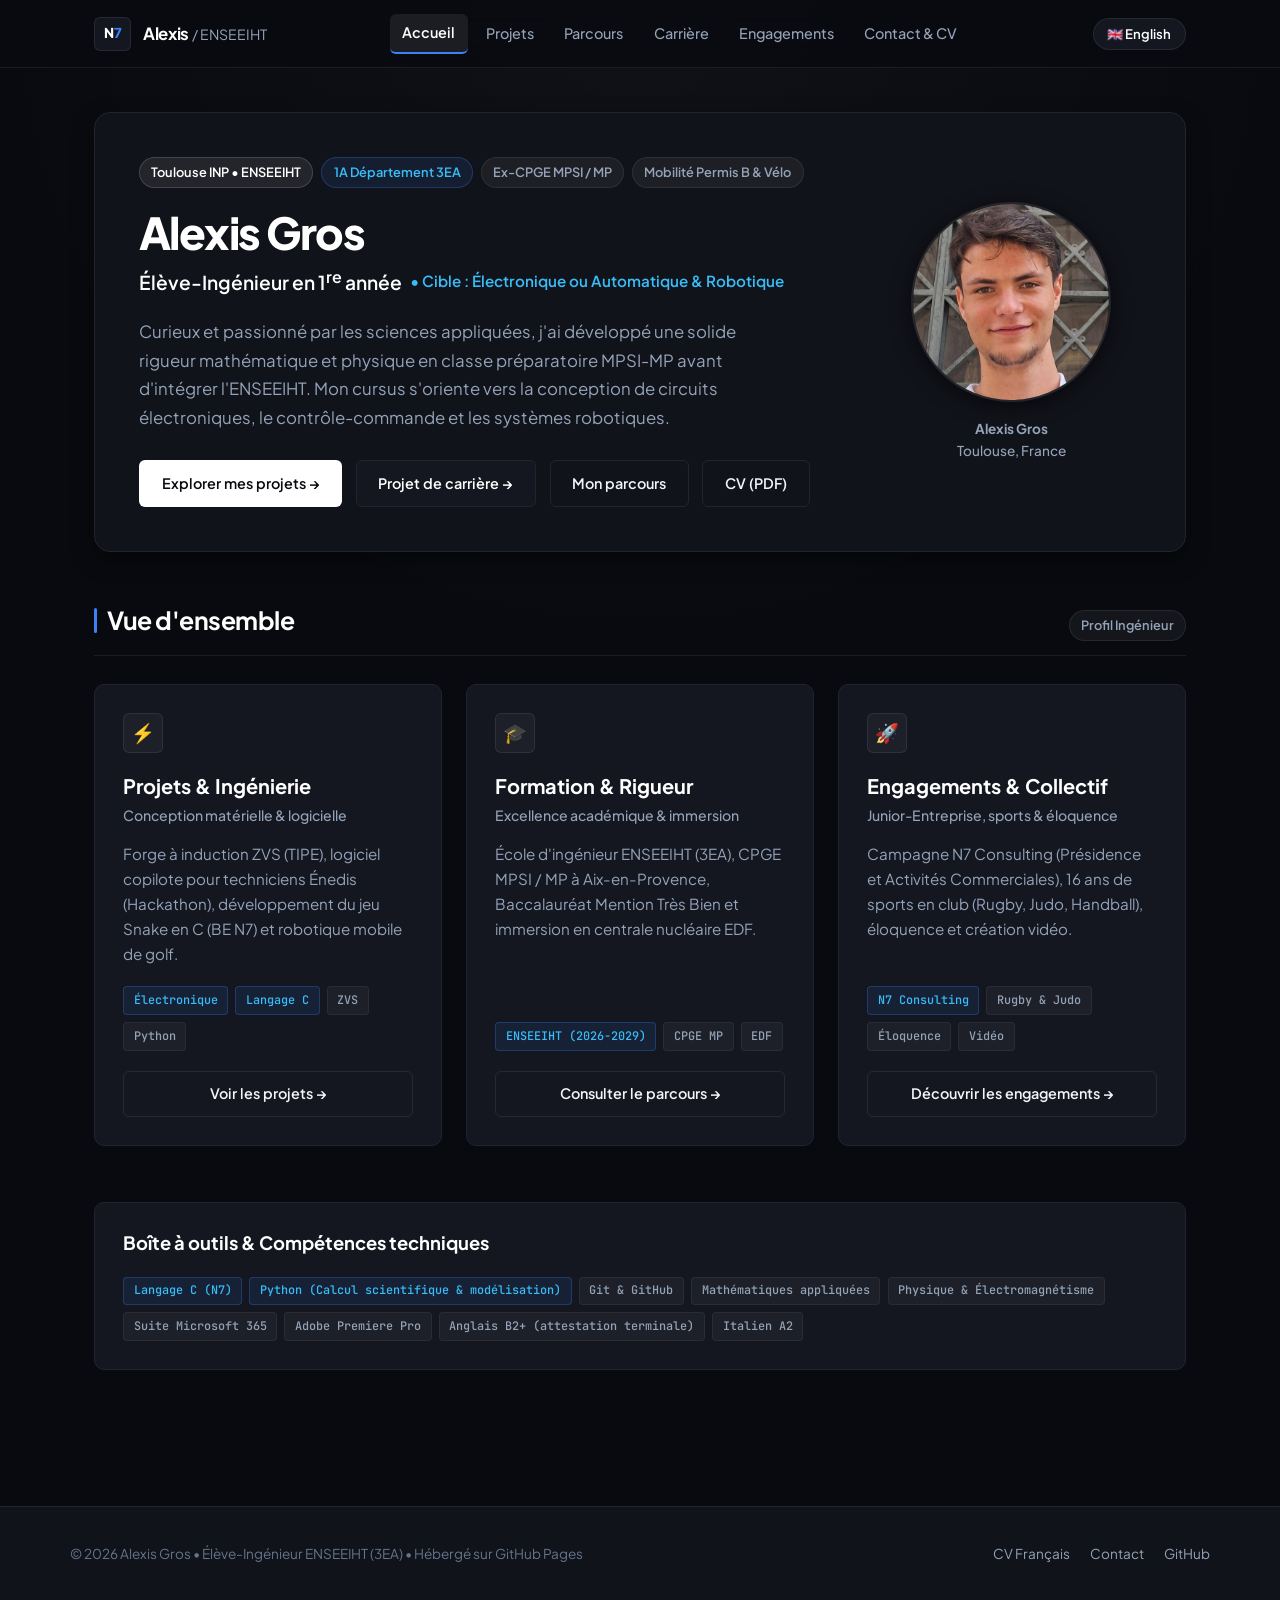
<file: index.html>
<!DOCTYPE html>
<html lang="fr">
<head>
  <meta charset="UTF-8">
  <meta name="viewport" content="width=device-width, initial-scale=1.0">
  <meta name="description" content="Portfolio d'Alexis Gros — Élève-ingénieur à l'ENSEEIHT (Toulouse INP), département Électronique, Énergie Électrique, Automatique (3EA).">
  <title>Alexis Gros — Élève-Ingénieur ENSEEIHT</title>
  <link rel="icon" type="image/svg+xml" href="./favicon.svg">
  <link rel="stylesheet" href="./css/style.css">
</head>
<body>

  <!-- EN-TÊTE & NAVIGATION -->
  <header class="site-header">
    <div class="nav-container">
      <a href="./index.html" class="brand-link">
        <span class="brand-badge">N<span>7</span></span>
        <div>
          <span class="brand-text">Alexis</span>
          <span class="brand-sub">/ ENSEEIHT</span>
        </div>
      </a>

      <nav>
        <ul class="nav-menu">
          <li><a href="./index.html" class="active"><span class="lang-fr">Accueil</span><span class="lang-en">Home</span></a></li>
          <li><a href="./projets.html"><span class="lang-fr">Projets</span><span class="lang-en">Projects</span></a></li>
          <li><a href="./parcours.html"><span class="lang-fr">Parcours</span><span class="lang-en">Background</span></a></li>
          <li><a href="./carriere.html"><span class="lang-fr">Carrière</span><span class="lang-en">Careers</span></a></li>
          <li><a href="./engagements.html"><span class="lang-fr">Engagements</span><span class="lang-en">Leadership</span></a></li>
          <li><a href="./contact.html"><span class="lang-fr">Contact &amp; CV</span><span class="lang-en">Contact &amp; Resume</span></a></li>
        </ul>
      </nav>

      <div class="nav-actions">
        <button class="lang-toggle-btn" type="button" aria-label="Changer de langue">
          <span class="lang-fr">🇬🇧 English</span>
          <span class="lang-en">🇫🇷 Français</span>
        </button>
        <button class="mobile-toggle" type="button" aria-label="Menu" aria-expanded="false">☰</button>
      </div>
    </div>
  </header>

  <!-- CONTENU PRINCIPAL -->
  <main class="site-main">

    <!-- HERO BANNER -->
    <section class="hero-card">
      <div class="hero-content">
        <div class="hero-badges">
          <span class="badge white">Toulouse INP &bull; ENSEEIHT</span>
          <span class="badge blue-detail">1A Département 3EA</span>
          <span class="badge">Ex-CPGE MPSI / MP</span>
          <span class="badge"><span class="lang-fr">Mobilité Permis B &amp; Vélo</span><span class="lang-en">Driver's License &amp; Bike</span></span>
        </div>

        <h1 class="hero-name">Alexis Gros</h1>
        <div class="hero-role">
          <span><span class="lang-fr">Élève-Ingénieur en 1<sup>re</sup> année</span><span class="lang-en">1st Year Engineering Student</span></span>
          <span class="hero-role-tag">&bull; <span class="lang-fr">Cible : Électronique ou Automatique &amp; Robotique</span><span class="lang-en">Target: Electronics or Automation &amp; Robotics</span></span>
        </div>

        <p class="hero-desc">
          <span class="lang-fr">
            Curieux et passionné par les sciences appliquées, j'ai développé une solide rigueur mathématique et physique en classe préparatoire MPSI-MP avant d'intégrer l'ENSEEIHT. Mon cursus s'oriente vers la conception de circuits électroniques, le contrôle-commande et les systèmes robotiques.
          </span>
          <span class="lang-en">
            Curious and passionate about applied sciences, I built strong analytical rigor in intensive STEM preparatory classes (MPSI-MP) before joining ENSEEIHT. My engineering focus is directed toward electronic hardware design, control systems, and robotics.
          </span>
        </p>

        <div class="hero-actions">
          <a href="./projets.html" class="btn btn-primary">
            <span class="lang-fr">Explorer mes projets &rarr;</span>
            <span class="lang-en">Explore My Projects &rarr;</span>
          </a>
          <a href="./carriere.html" class="btn btn-secondary">
            <span class="lang-fr">Projet de carrière &rarr;</span>
            <span class="lang-en">Career project &rarr;</span>
          </a>
          <a href="./parcours.html" class="btn btn-outline">
            <span class="lang-fr">Mon parcours</span>
            <span class="lang-en">Academic background</span>
          </a>
          <a href="./cv.pdf" target="_blank" class="btn btn-outline">
            <span class="lang-fr">CV (PDF)</span>
            <span class="lang-en">Resume (PDF)</span>
          </a>
        </div>
      </div>

      <div class="hero-avatar-box">
        <img src="./Devant LLG Crop.jpg" alt="Alexis Gros" class="hero-avatar">
        <div class="hero-avatar-caption">
          <strong>Alexis Gros</strong><br>
          <span class="lang-fr">Toulouse, France</span>
          <span class="lang-en">Toulouse, France</span>
        </div>
      </div>
    </section>

    <!-- LES 3 PILIERS DU PORTFOLIO -->
    <div class="section-block">
      <div class="section-header-row">
        <h2 class="section-title">
          <span class="lang-fr">Vue d'ensemble</span>
          <span class="lang-en">Overview</span>
        </h2>
        <span class="badge"><span class="lang-fr">Profil Ingénieur</span><span class="lang-en">Engineering Profile</span></span>
      </div>

      <div class="grid-3">
        <!-- Carte 1 : Projets -->
        <div class="card">
          <div class="card-icon">⚡</div>
          <h3 class="card-title">
            <span class="lang-fr">Projets &amp; Ingénierie</span>
            <span class="lang-en">Projects &amp; Engineering</span>
          </h3>
          <div class="card-subtitle">
            <span class="lang-fr">Conception matérielle &amp; logicielle</span>
            <span class="lang-en">Hardware &amp; software design</span>
          </div>
          <p class="card-desc">
            <span class="lang-fr">Forge à induction ZVS (TIPE), logiciel copilote pour techniciens Énedis (Hackathon), développement du jeu Snake en C (BE N7) et robotique mobile de golf.</span>
            <span class="lang-en">ZVS induction furnace (TIPE), field co-pilot software for Enedis technicians (Hackathon), Snake engine in pure C, and mobile golf retriever robot.</span>
          </p>
          <div class="tag-list">
            <span class="tag accent">Électronique</span>
            <span class="tag accent">Langage C</span>
            <span class="tag">ZVS</span>
            <span class="tag">Python</span>
          </div>
          <div style="margin-top: 1.25rem;">
            <a href="./projets.html" class="btn btn-outline" style="width: 100%;">
              <span class="lang-fr">Voir les projets &rarr;</span>
              <span class="lang-en">View projects &rarr;</span>
            </a>
          </div>
        </div>

        <!-- Carte 2 : Parcours -->
        <div class="card">
          <div class="card-icon">🎓</div>
          <h3 class="card-title">
            <span class="lang-fr">Formation &amp; Rigueur</span>
            <span class="lang-en">Education &amp; Background</span>
          </h3>
          <div class="card-subtitle">
            <span class="lang-fr">Excellence académique &amp; immersion</span>
            <span class="lang-en">Academic track &amp; field experience</span>
          </div>
          <p class="card-desc">
            <span class="lang-fr">École d'ingénieur ENSEEIHT (3EA), CPGE MPSI / MP à Aix-en-Provence, Baccalauréat Mention Très Bien et immersion en centrale nucléaire EDF.</span>
            <span class="lang-en">ENSEEIHT engineering degree (3EA), intensive MPSI/MP preparatory classes, High Honors Baccalaureate, and nuclear plant immersion at EDF.</span>
          </p>
          <div class="tag-list">
            <span class="tag accent">ENSEEIHT (2026-2029)</span>
            <span class="tag">CPGE MP</span>
            <span class="tag">EDF</span>
          </div>
          <div style="margin-top: 1.25rem;">
            <a href="./parcours.html" class="btn btn-outline" style="width: 100%;">
              <span class="lang-fr">Consulter le parcours &rarr;</span>
              <span class="lang-en">View background &rarr;</span>
            </a>
          </div>
        </div>

        <!-- Carte 3 : Engagements -->
        <div class="card">
          <div class="card-icon">🚀</div>
          <h3 class="card-title">
            <span class="lang-fr">Engagements &amp; Collectif</span>
            <span class="lang-en">Leadership &amp; Team Spirit</span>
          </h3>
          <div class="card-subtitle">
            <span class="lang-fr">Junior-Entreprise, sports &amp; éloquence</span>
            <span class="lang-en">Junior Enterprise, sports &amp; rhetoric</span>
          </div>
          <p class="card-desc">
            <span class="lang-fr">Campagne N7 Consulting (Présidence et Activités Commerciales), 16 ans de sports en club (Rugby, Judo, Handball), éloquence et création vidéo.</span>
            <span class="lang-en">N7 Consulting campaign (Presidential &amp; Business development bids), 16 years of club athletics (Rugby, Judo, Handball), rhetoric, and video editing.</span>
          </p>
          <div class="tag-list">
            <span class="tag accent">N7 Consulting</span>
            <span class="tag">Rugby &amp; Judo</span>
            <span class="tag">Éloquence</span>
            <span class="tag">Vidéo</span>
          </div>
          <div style="margin-top: 1.25rem;">
            <a href="./engagements.html" class="btn btn-outline" style="width: 100%;">
              <span class="lang-fr">Découvrir les engagements &rarr;</span>
              <span class="lang-en">Explore activities &rarr;</span>
            </a>
          </div>
        </div>
      </div>
    </div>

    <!-- SYNTHÈSE BOÎTE À OUTILS -->
    <div class="section-block">
      <div class="card">
        <div class="card-header-row" style="margin-bottom: 0.75rem;">
          <h3 class="card-title" style="font-size: 1.15rem;">
            <span class="lang-fr">Boîte à outils &amp; Compétences techniques</span>
            <span class="lang-en">Technical Toolbox &amp; Core Stack</span>
          </h3>
        </div>
        <div class="tag-list" style="margin-top: 0.25rem;">
          <span class="tag accent">Langage C (N7)</span>
          <span class="tag accent">Python (Calcul scientifique &amp; modélisation)</span>
          <span class="tag">Git &amp; GitHub</span>
          <span class="tag">Mathématiques appliquées</span>
          <span class="tag">Physique &amp; Électromagnétisme</span>
          <span class="tag">Suite Microsoft 365</span>
          <span class="tag">Adobe Premiere Pro</span>
          <span class="tag"><span class="lang-fr">Anglais B2+ (attestation terminale)</span><span class="lang-en">English B2+ (certified)</span></span>
          <span class="tag">Italien A2</span>
        </div>
      </div>
    </div>

  </main>

  <!-- PIED DE PAGE -->
  <footer class="site-footer">
    <div class="footer-content">
      <div>
        &copy; 2026 Alexis Gros &bull; Élève-Ingénieur ENSEEIHT (3EA) &bull; 
        <span class="lang-fr">Hébergé sur GitHub Pages</span>
        <span class="lang-en">Hosted on GitHub Pages</span>
      </div>
      <div class="footer-links">
        <a href="./cv.pdf" target="_blank"><span class="lang-fr">CV Français</span><span class="lang-en">French Resume</span></a>
        <a href="./contact.html">Contact</a>
        <a href="https://github.com/Alexis-Gros/portfolio" target="_blank" rel="noopener">GitHub</a>
      </div>
    </div>
  </footer>

  <script src="./js/main.js"></script>
</body>
</html>
</file>
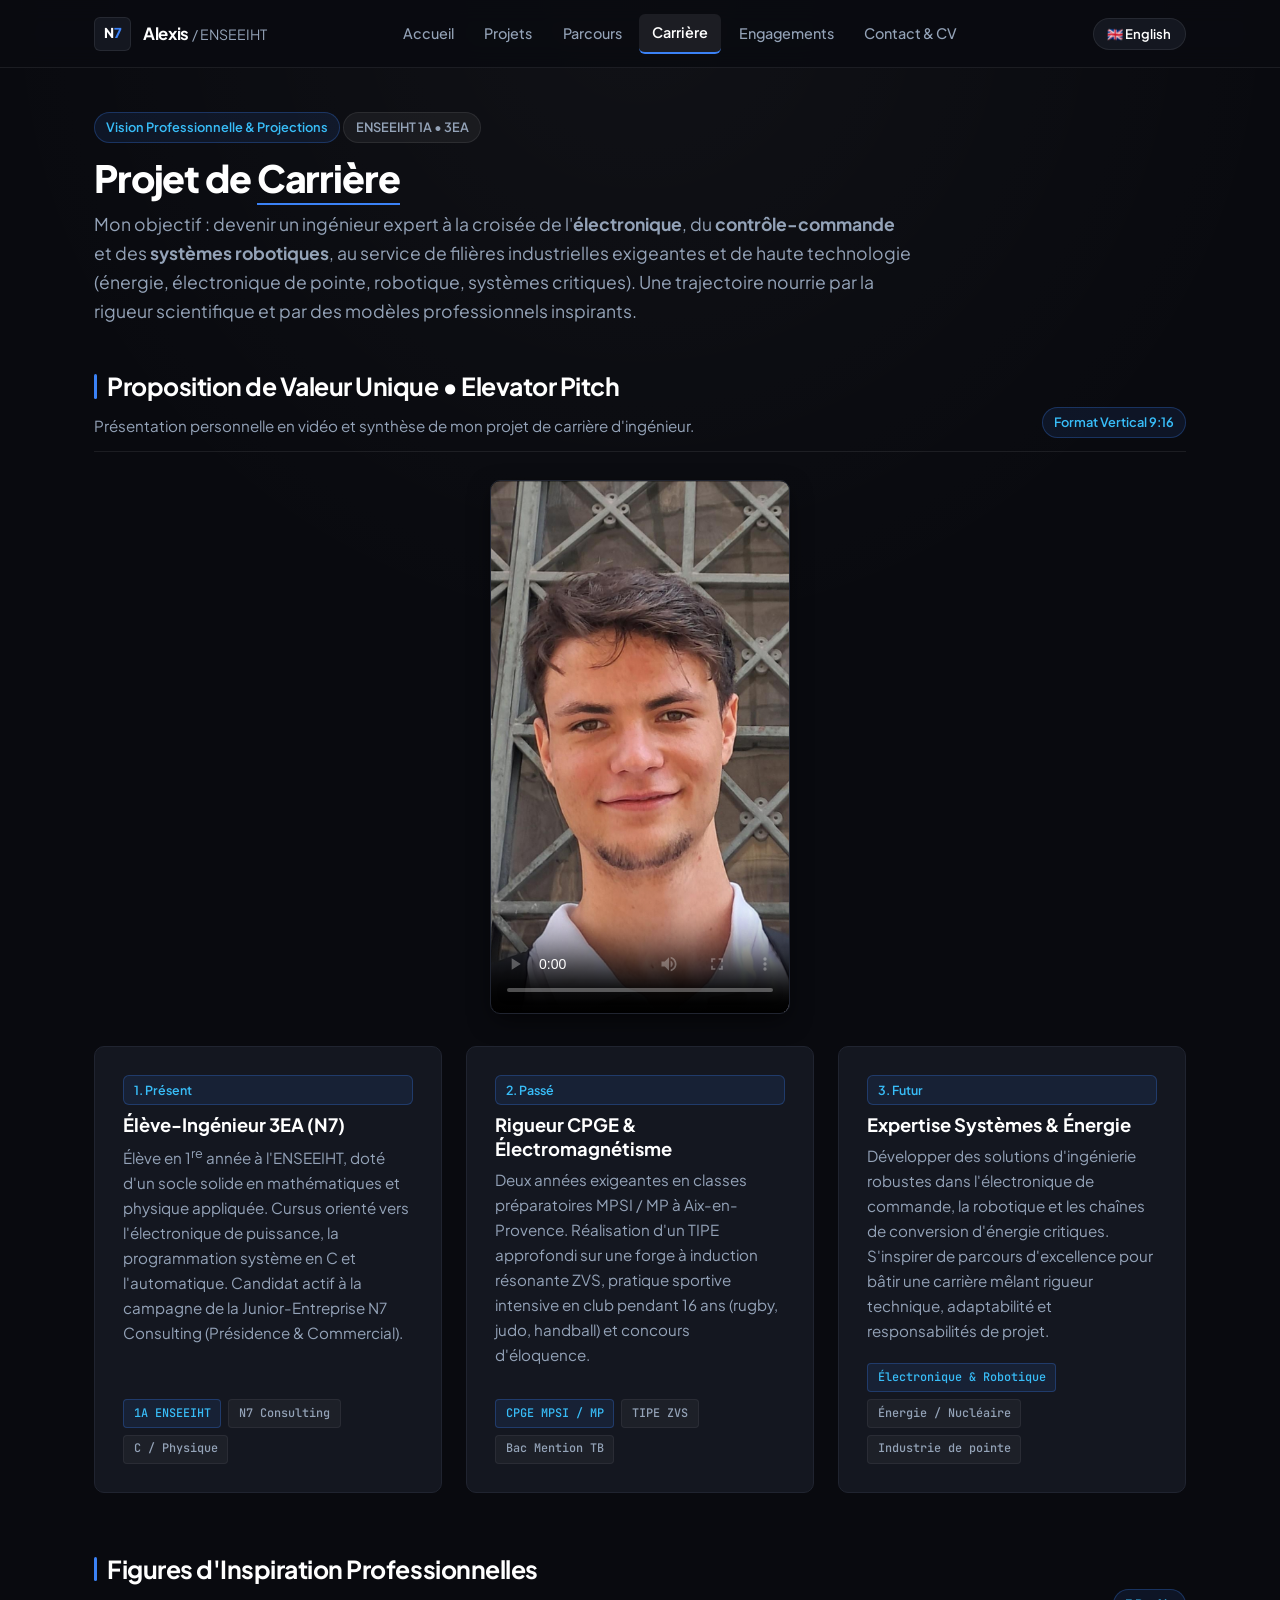
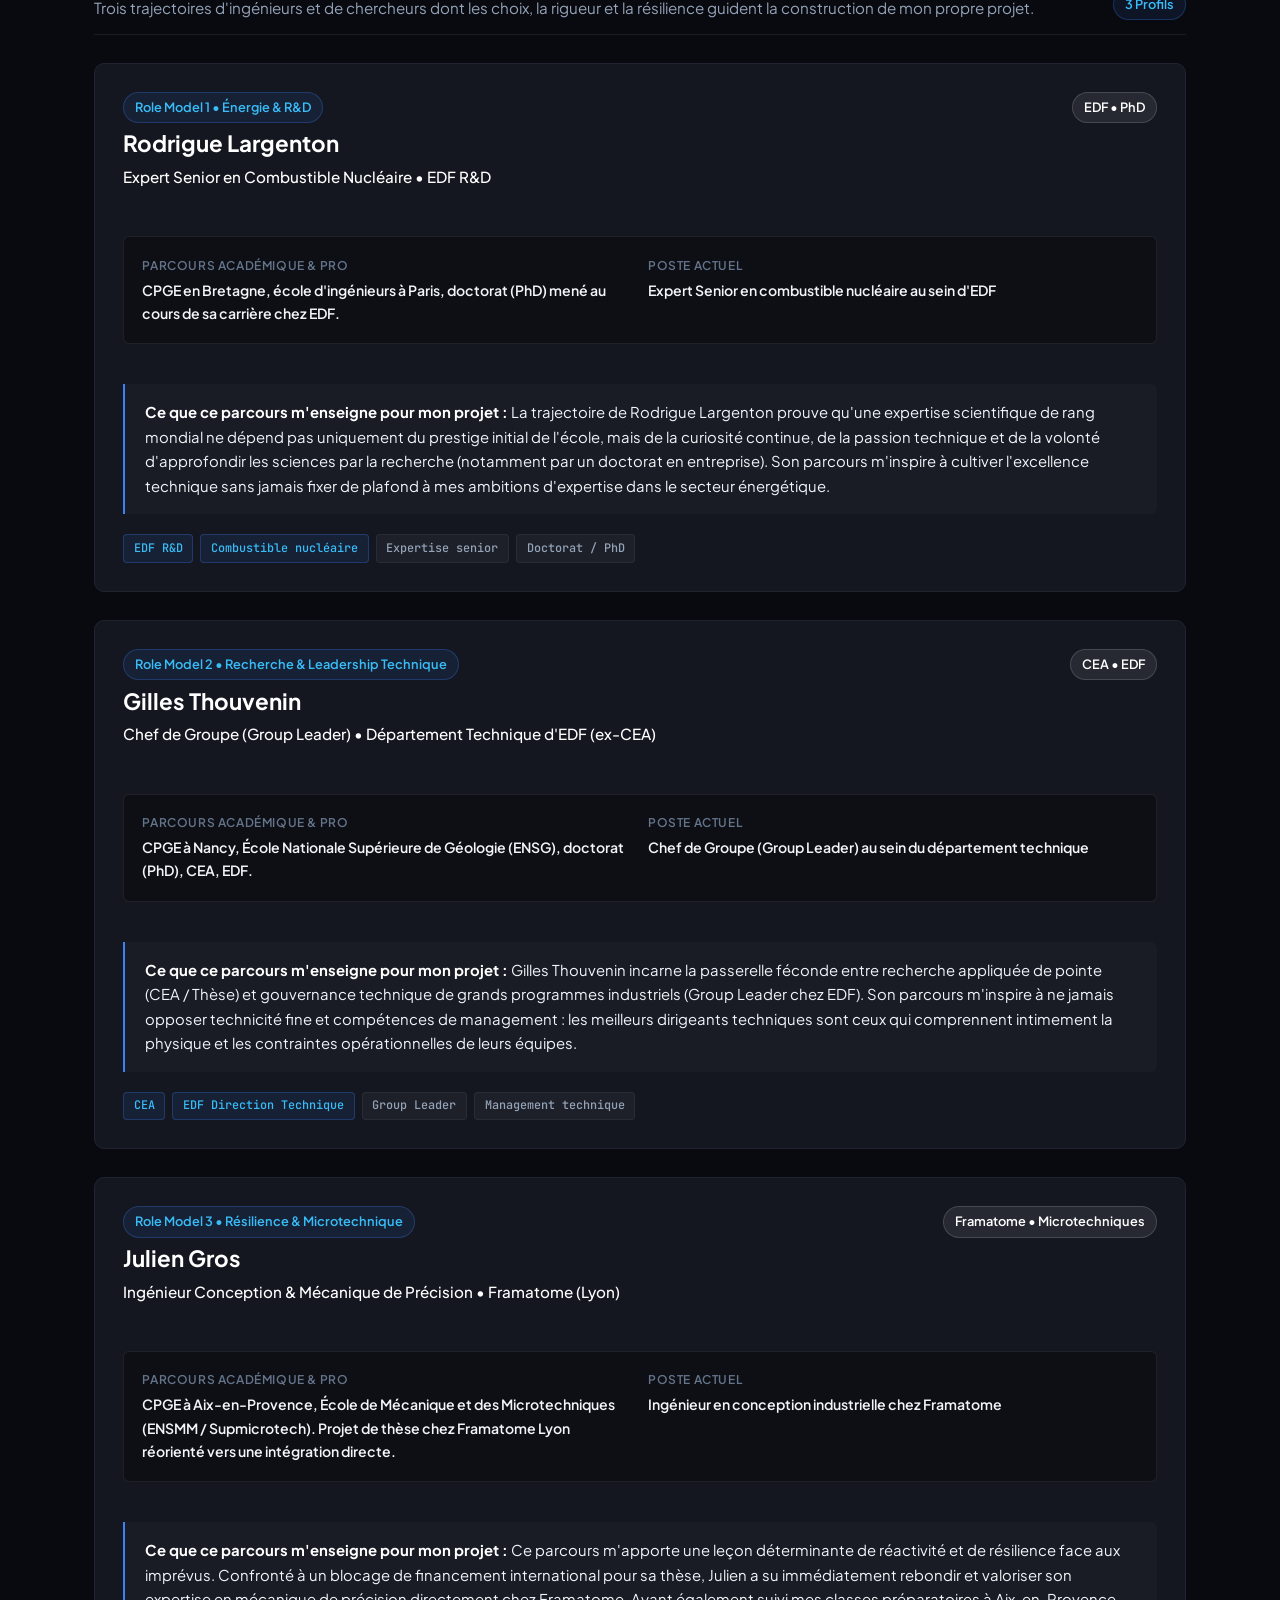
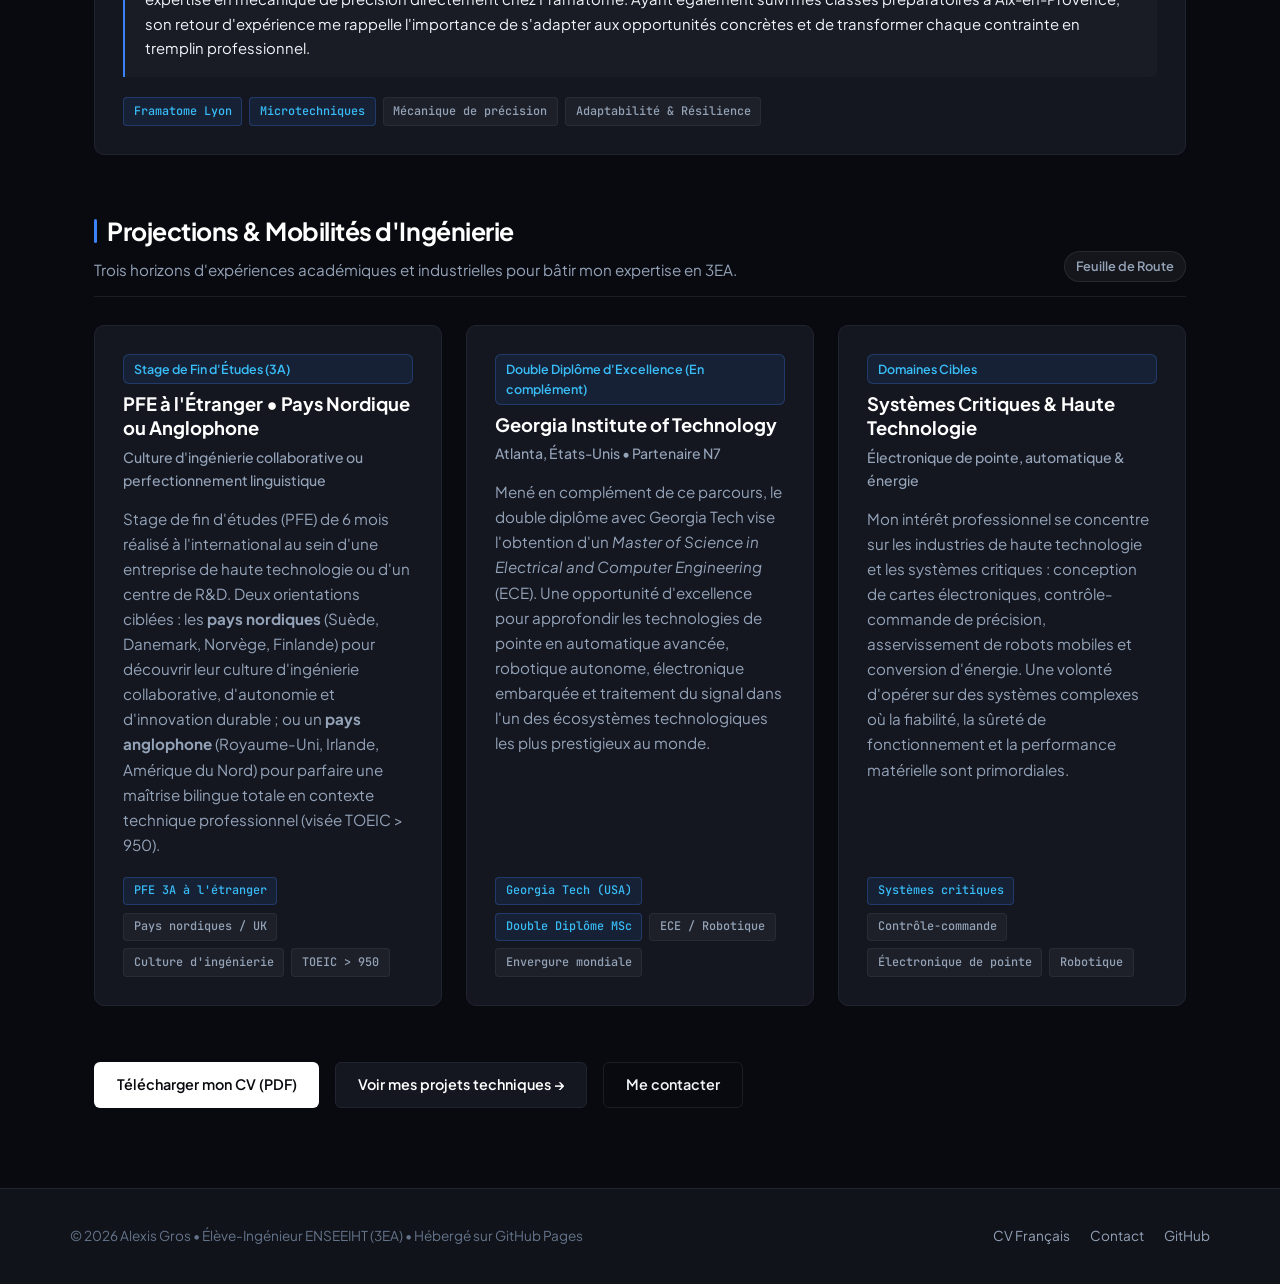
<file: carriere.html>
<!DOCTYPE html>
<html lang="fr">
<head>
  <meta charset="UTF-8">
  <meta name="viewport" content="width=device-width, initial-scale=1.0">
  <meta name="description" content="Projet de carrière d'Alexis Gros — Élève-ingénieur à l'ENSEEIHT (3EA). Pitch professionnel, figures d'inspiration et projets de mobilité.">
  <title>Projet de Carrière — Alexis Gros (ENSEEIHT)</title>
  <link rel="icon" type="image/svg+xml" href="./favicon.svg">
  <link rel="stylesheet" href="./css/style.css">
</head>
<body>

  <!-- EN-TÊTE & NAVIGATION -->
  <header class="site-header">
    <div class="nav-container">
      <a href="./index.html" class="brand-link">
        <span class="brand-badge">N<span>7</span></span>
        <div>
          <span class="brand-text">Alexis</span>
          <span class="brand-sub">/ ENSEEIHT</span>
        </div>
      </a>

      <nav>
        <ul class="nav-menu">
          <li><a href="./index.html"><span class="lang-fr">Accueil</span><span class="lang-en">Home</span></a></li>
          <li><a href="./projets.html"><span class="lang-fr">Projets</span><span class="lang-en">Projects</span></a></li>
          <li><a href="./parcours.html"><span class="lang-fr">Parcours</span><span class="lang-en">Background</span></a></li>
          <li><a href="./carriere.html" class="active"><span class="lang-fr">Carrière</span><span class="lang-en">Careers</span></a></li>
          <li><a href="./engagements.html"><span class="lang-fr">Engagements</span><span class="lang-en">Leadership</span></a></li>
          <li><a href="./contact.html"><span class="lang-fr">Contact &amp; CV</span><span class="lang-en">Contact &amp; Resume</span></a></li>
        </ul>
      </nav>

      <div class="nav-actions">
        <button class="lang-toggle-btn" type="button" aria-label="Changer de langue">
          <span class="lang-fr">🇬🇧 English</span>
          <span class="lang-en">🇫🇷 Français</span>
        </button>
        <button class="mobile-toggle" type="button" aria-label="Menu" aria-expanded="false">☰</button>
      </div>
    </div>
  </header>

  <!-- CONTENU PRINCIPAL -->
  <main class="site-main">

    <div class="page-header">
      <div class="badges" style="margin-bottom: 0.75rem;">
        <span class="badge blue-detail"><span class="lang-fr">Vision Professionnelle &amp; Projections</span><span class="lang-en">Professional Vision &amp; Trajectory</span></span>
        <span class="badge">ENSEEIHT 1A &bull; 3EA</span>
      </div>
      <h1 class="page-title">
        <span class="lang-fr">Projet de <span class="accent">Carrière</span></span>
        <span class="lang-en">Career <span class="accent">Project</span></span>
      </h1>
      <p class="page-subtitle">
        <span class="lang-fr">
          Mon objectif : devenir un ingénieur expert à la croisée de l'<strong>électronique</strong>, du <strong>contrôle-commande</strong> et des <strong>systèmes robotiques</strong>, au service de filières industrielles exigeantes et de haute technologie (énergie, électronique de pointe, robotique, systèmes critiques). Une trajectoire nourrie par la rigueur scientifique et par des modèles professionnels inspirants.
        </span>
        <span class="lang-en">
          My goal: to become an expert engineer at the intersection of <strong>electronics</strong>, <strong>control engineering</strong>, and <strong>robotics</strong>, serving demanding high-technology industries (energy, cutting-edge electronics, robotics, mission-critical systems). A trajectory forged by scientific rigor and guided by inspiring professional role models.
        </span>
      </p>
    </div>

    <!-- ELEVATOR PITCH / PROPOSITION DE VALEUR -->
    <div class="section-block">
      <div class="section-header-row">
        <div>
          <h2 class="section-title">
            <span class="lang-fr">Proposition de Valeur Unique &bull; Elevator Pitch</span>
            <span class="lang-en">Unique Value Proposition &bull; Elevator Pitch</span>
          </h2>
          <p style="font-size: 0.95rem; color: var(--text-secondary); margin-top: 0.35rem; margin-bottom: 0;">
            <span class="lang-fr">Présentation personnelle en vidéo et synthèse de mon projet de carrière d'ingénieur.</span>
            <span class="lang-en">Personal video pitch and executive summary of my engineering career project.</span>
          </p>
        </div>
        <span class="badge blue-detail"><span class="lang-fr">Format Vertical 9:16</span><span class="lang-en">Vertical 9:16</span></span>
      </div>

      <!-- LECTEUR VIDÉO VERTICAL LOCAL (PITCH 9:16) -->
      <div class="video-box-vertical">
        <video controls playsinline preload="metadata" poster="./Devant LLG Crop.jpg">
          <source src="./pitch.mp4" type="video/mp4">
          <p>
            <span class="lang-fr">Votre navigateur ne prend pas en charge la lecture de vidéos HTML5.</span>
            <span class="lang-en">Your browser does not support HTML5 video playback.</span>
          </p>
        </video>
      </div>

      <div class="grid-3">
        <!-- 1. Présent -->
        <div class="card">
          <div class="project-badge-context"><span class="lang-fr">1. Présent</span><span class="lang-en">1. Present</span></div>
          <h3 class="card-title" style="font-size: 1.15rem;">
            <span class="lang-fr">Élève-Ingénieur 3EA (N7)</span>
            <span class="lang-en">3EA Engineering Student (N7)</span>
          </h3>
          <p class="card-desc">
            <span class="lang-fr">
              Élève en 1<sup>re</sup> année à l'ENSEEIHT, doté d'un socle solide en mathématiques et physique appliquée. Cursus orienté vers l'électronique de puissance, la programmation système en C et l'automatique. Candidat actif à la campagne de la Junior-Entreprise N7 Consulting (Présidence &amp; Commercial).
            </span>
            <span class="lang-en">
              First-year engineering student at ENSEEIHT with strong foundations in applied physics and mathematics. Focus on power electronics, low-level C programming, and control theory. Active candidate in N7 Consulting Junior Enterprise leadership campaign.
            </span>
          </p>
          <div class="tag-list">
            <span class="tag accent">1A ENSEEIHT</span>
            <span class="tag">N7 Consulting</span>
            <span class="tag">C / Physique</span>
          </div>
        </div>

        <!-- 2. Passé -->
        <div class="card">
          <div class="project-badge-context"><span class="lang-fr">2. Passé</span><span class="lang-en">2. Past</span></div>
          <h3 class="card-title" style="font-size: 1.15rem;">
            <span class="lang-fr">Rigueur CPGE &amp; Électromagnétisme</span>
            <span class="lang-en">CPGE Discipline &amp; Physics</span>
          </h3>
          <p class="card-desc">
            <span class="lang-fr">
              Deux années exigeantes en classes préparatoires MPSI / MP à Aix-en-Provence. Réalisation d'un TIPE approfondi sur une forge à induction résonante ZVS, pratique sportive intensive en club pendant 16 ans (rugby, judo, handball) et concours d'éloquence.
            </span>
            <span class="lang-en">
              Two demanding years in collegiate STEM preparatory classes (MPSI / MP) in Aix-en-Provence. Completed in-depth research on a ZVS resonant induction furnace (TIPE), 16 years of club athletics, and eloquence contests.
            </span>
          </p>
          <div class="tag-list">
            <span class="tag accent">CPGE MPSI / MP</span>
            <span class="tag">TIPE ZVS</span>
            <span class="tag">Bac Mention TB</span>
          </div>
        </div>

        <!-- 3. Futur -->
        <div class="card">
          <div class="project-badge-context"><span class="lang-fr">3. Futur</span><span class="lang-en">3. Future</span></div>
          <h3 class="card-title" style="font-size: 1.15rem;">
            <span class="lang-fr">Expertise Systèmes &amp; Énergie</span>
            <span class="lang-en">Systems &amp; Energy Expertise</span>
          </h3>
          <p class="card-desc">
            <span class="lang-fr">
              Développer des solutions d'ingénierie robustes dans l'électronique de commande, la robotique et les chaînes de conversion d'énergie critiques. S'inspirer de parcours d'excellence pour bâtir une carrière mêlant rigueur technique, adaptabilité et responsabilités de projet.
            </span>
            <span class="lang-en">
              Engineer dependable solutions in electronic control systems, autonomous robotics, and critical energy conversion loops. Build a career combining technical mastery, adaptability, and high-stakes engineering leadership.
            </span>
          </p>
          <div class="tag-list">
            <span class="tag accent">Électronique &amp; Robotique</span>
            <span class="tag">Énergie / Nucléaire</span>
            <span class="tag">Industrie de pointe</span>
          </div>
        </div>
      </div>
    </div>

    <!-- FIGURES D'INSPIRATION / ROLE MODELS -->
    <div class="section-block">
      <div class="section-header-row">
        <div>
          <h2 class="section-title">
            <span class="lang-fr">Figures d'Inspiration Professionnelles</span>
            <span class="lang-en">Professional Role Models</span>
          </h2>
          <p style="font-size: 0.95rem; color: var(--text-secondary); margin-top: 0.35rem; margin-bottom: 0;">
            <span class="lang-fr">Trois trajectoires d'ingénieurs et de chercheurs dont les choix, la rigueur et la résilience guident la construction de mon propre projet.</span>
            <span class="lang-en">Three engineer and researcher trajectories whose choices, technical discipline, and resilience guide my career choices.</span>
          </p>
        </div>
        <span class="badge blue-detail">3 Profils</span>
      </div>

      <div class="grid-1" style="gap: 1.75rem;">

        <!-- ROLE MODEL 1 : RODRIGUE LARGENTON -->
        <article class="card">
          <div style="display: flex; justify-content: space-between; align-items: flex-start; flex-wrap: wrap; gap: 0.75rem; margin-bottom: 0.85rem;">
            <div>
              <span class="badge blue-detail" style="margin-bottom: 0.4rem;">Role Model 1 &bull; Énergie &amp; R&amp;D</span>
              <h3 class="card-title" style="font-size: 1.4rem;">Rodrigue Largenton</h3>
              <div class="card-subtitle" style="font-size: 0.95rem; color: var(--text-white);">
                <span class="lang-fr">Expert Senior en Combustible Nucléaire &bull; EDF R&amp;D</span>
                <span class="lang-en">Senior Expert in Nuclear Fuel &bull; EDF R&amp;D</span>
              </div>
            </div>
            <span class="badge white">EDF &bull; PhD</span>
          </div>

          <div class="project-specs">
            <div class="spec-item">
              <div class="spec-label"><span class="lang-fr">Parcours académique &amp; pro</span><span class="lang-en">Career Path</span></div>
              <div class="spec-value">
                <span class="lang-fr">CPGE en Bretagne, école d'ingénieurs à Paris, doctorat (PhD) mené au cours de sa carrière chez EDF.</span>
                <span class="lang-en">Preparatory classes in Brittany, Paris engineering school, PhD completed during his career at EDF.</span>
              </div>
            </div>
            <div class="spec-item">
              <div class="spec-label"><span class="lang-fr">Poste actuel</span><span class="lang-en">Current Role</span></div>
              <div class="spec-value">
                <span class="lang-fr">Expert Senior en combustible nucléaire au sein d'EDF</span>
                <span class="lang-en">Senior Expert in nuclear fuel engineering at EDF</span>
              </div>
            </div>
          </div>

          <div class="project-note">
            <strong><span class="lang-fr">Ce que ce parcours m'enseigne pour mon projet :</span><span class="lang-en">Key Takeaways for My Career:</span></strong>
            <span class="lang-fr">
              La trajectoire de Rodrigue Largenton prouve qu'une expertise scientifique de rang mondial ne dépend pas uniquement du prestige initial de l'école, mais de la curiosité continue, de la passion technique et de la volonté d'approfondir les sciences par la recherche (notamment par un doctorat en entreprise). Son parcours m'inspire à cultiver l'excellence technique sans jamais fixer de plafond à mes ambitions d'expertise dans le secteur énergétique.
            </span>
            <span class="lang-en">
              Rodrigue Largenton's trajectory demonstrates that top-tier scientific expertise is not dictated solely by early academic prestige, but by relentless curiosity, technical dedication, and continuous doctoral-level research within industry. His path inspires me to pursue technical excellence and consider industrial research in the energy sector.
            </span>
          </div>

          <div class="tag-list">
            <span class="tag accent">EDF R&amp;D</span>
            <span class="tag accent">Combustible nucléaire</span>
            <span class="tag">Expertise senior</span>
            <span class="tag">Doctorat / PhD</span>
          </div>
        </article>

        <!-- ROLE MODEL 2 : GILLES THOUVENIN -->
        <article class="card">
          <div style="display: flex; justify-content: space-between; align-items: flex-start; flex-wrap: wrap; gap: 0.75rem; margin-bottom: 0.85rem;">
            <div>
              <span class="badge blue-detail" style="margin-bottom: 0.4rem;">Role Model 2 &bull; Recherche &amp; Leadership Technique</span>
              <h3 class="card-title" style="font-size: 1.4rem;">Gilles Thouvenin</h3>
              <div class="card-subtitle" style="font-size: 0.95rem; color: var(--text-white);">
                <span class="lang-fr">Chef de Groupe (Group Leader) &bull; Département Technique d'EDF (ex-CEA)</span>
                <span class="lang-en">Group Leader &bull; Technical Department at EDF (ex-CEA)</span>
              </div>
            </div>
            <span class="badge white">CEA &bull; EDF</span>
          </div>

          <div class="project-specs">
            <div class="spec-item">
              <div class="spec-label"><span class="lang-fr">Parcours académique &amp; pro</span><span class="lang-en">Career Path</span></div>
              <div class="spec-value">
                <span class="lang-fr">CPGE à Nancy, École Nationale Supérieure de Géologie (ENSG), doctorat (PhD), CEA, EDF.</span>
                <span class="lang-en">Preparatory classes in Nancy, ENSG engineering school, PhD, research at CEA, then EDF engineering.</span>
              </div>
            </div>
            <div class="spec-item">
              <div class="spec-label"><span class="lang-fr">Poste actuel</span><span class="lang-en">Current Role</span></div>
              <div class="spec-value">
                <span class="lang-fr">Chef de Groupe (Group Leader) au sein du département technique</span>
                <span class="lang-en">Group Leader at the EDF technical department</span>
              </div>
            </div>
          </div>

          <div class="project-note">
            <strong><span class="lang-fr">Ce que ce parcours m'enseigne pour mon projet :</span><span class="lang-en">Key Takeaways for My Career:</span></strong>
            <span class="lang-fr">
              Gilles Thouvenin incarne la passerelle féconde entre recherche appliquée de pointe (CEA / Thèse) et gouvernance technique de grands programmes industriels (Group Leader chez EDF). Son parcours m'inspire à ne jamais opposer technicité fine et compétences de management : les meilleurs dirigeants techniques sont ceux qui comprennent intimement la physique et les contraintes opérationnelles de leurs équipes.
            </span>
            <span class="lang-en">
              Gilles Thouvenin exemplifies the powerful connection between advanced applied research (CEA / PhD) and high-level industrial governance (Group Leader at EDF). His path demonstrates that technical depth and engineering management reinforce each other: top technical leaders are those with deep grounding in physical and operational constraints.
            </span>
          </div>

          <div class="tag-list">
            <span class="tag accent">CEA</span>
            <span class="tag accent">EDF Direction Technique</span>
            <span class="tag">Group Leader</span>
            <span class="tag">Management technique</span>
          </div>
        </article>

        <!-- ROLE MODEL 3 : JULIEN GROS -->
        <article class="card">
          <div style="display: flex; justify-content: space-between; align-items: flex-start; flex-wrap: wrap; gap: 0.75rem; margin-bottom: 0.85rem;">
            <div>
              <span class="badge blue-detail" style="margin-bottom: 0.4rem;">Role Model 3 &bull; Résilience &amp; Microtechnique</span>
              <h3 class="card-title" style="font-size: 1.4rem;">Julien Gros</h3>
              <div class="card-subtitle" style="font-size: 0.95rem; color: var(--text-white);">
                <span class="lang-fr">Ingénieur Conception &amp; Mécanique de Précision &bull; Framatome (Lyon)</span>
                <span class="lang-en">Design &amp; Precision Engineering Specialist &bull; Framatome (Lyon)</span>
              </div>
            </div>
            <span class="badge white">Framatome &bull; Microtechniques</span>
          </div>

          <div class="project-specs">
            <div class="spec-item">
              <div class="spec-label"><span class="lang-fr">Parcours académique &amp; pro</span><span class="lang-en">Career Path</span></div>
              <div class="spec-value">
                <span class="lang-fr">CPGE à Aix-en-Provence, École de Mécanique et des Microtechniques (ENSMM / Supmicrotech). Projet de thèse chez Framatome Lyon réorienté vers une intégration directe.</span>
                <span class="lang-en">CPGE in Aix-en-Provence, ENSMM microtechnology engineering. PhD plans at Framatome Lyon pivoted into direct career start.</span>
              </div>
            </div>
            <div class="spec-item">
              <div class="spec-label"><span class="lang-fr">Poste actuel</span><span class="lang-en">Current Role</span></div>
              <div class="spec-value">
                <span class="lang-fr">Ingénieur en conception industrielle chez Framatome</span>
                <span class="lang-en">Design engineer at Framatome nuclear components</span>
              </div>
            </div>
          </div>

          <div class="project-note">
            <strong><span class="lang-fr">Ce que ce parcours m'enseigne pour mon projet :</span><span class="lang-en">Key Takeaways for My Career:</span></strong>
            <span class="lang-fr">
              Ce parcours m'apporte une leçon déterminante de réactivité et de résilience face aux imprévus. Confronté à un blocage de financement international pour sa thèse, Julien a su immédiatement rebondir et valoriser son expertise en mécanique de précision directement chez Framatome. Ayant également suivi mes classes préparatoires à Aix-en-Provence, son retour d'expérience me rappelle l'importance de s'adapter aux opportunités concrètes et de transformer chaque contrainte en tremplin professionnel.
            </span>
            <span class="lang-en">
              This journey offers a vital lesson in resilience and agility. Faced with an international sponsorship constraint for his thesis, Julien immediately pivoted and deployed his microtechnology precision expertise directly into Framatome's nuclear components division. Sharing the same CPGE preparatory background in Aix-en-Provence, his experience reminds me to adapt swiftly and turn unforeseen challenges into career springboards.
            </span>
          </div>

          <div class="tag-list">
            <span class="tag accent">Framatome Lyon</span>
            <span class="tag accent">Microtechniques</span>
            <span class="tag">Mécanique de précision</span>
            <span class="tag">Adaptabilité &amp; Résilience</span>
          </div>
        </article>

      </div>
    </div>

    <!-- PROJETS DE MOBILITÉ & EXPÉRIENCES CIBLES -->
    <div class="section-block">
      <div class="section-header-row">
        <div>
          <h2 class="section-title">
            <span class="lang-fr">Projections &amp; Mobilités d'Ingénierie</span>
            <span class="lang-en">Engineering Milestones &amp; Mobility</span>
          </h2>
          <p style="font-size: 0.95rem; color: var(--text-secondary); margin-top: 0.35rem; margin-bottom: 0;">
            <span class="lang-fr">Trois horizons d'expériences académiques et industrielles pour bâtir mon expertise en 3EA.</span>
            <span class="lang-en">Three academic and industrial targets structured to build my 3EA specialization.</span>
          </p>
        </div>
        <span class="badge"><span class="lang-fr">Feuille de Route</span><span class="lang-en">Roadmap</span></span>
      </div>

      <div class="grid-3">

        <!-- Mobilité 1 : Stage PFE de 3A à l'étranger -->
        <div class="card">
          <div class="project-badge-context"><span class="lang-fr">Stage de Fin d'Études (3A)</span><span class="lang-en">Final-Year Internship / PFE (3A)</span></div>
          <h3 class="card-title" style="font-size: 1.15rem;">
            <span class="lang-fr">PFE à l'Étranger &bull; Pays Nordique ou Anglophone</span>
            <span class="lang-en">PFE Abroad &bull; Nordic or English-Speaking Country</span>
          </h3>
          <div class="card-subtitle">
            <span class="lang-fr">Culture d'ingénierie collaborative ou perfectionnement linguistique</span>
            <span class="lang-en">Collaborative engineering culture or language perfection</span>
          </div>
          <p class="card-desc">
            <span class="lang-fr">
              Stage de fin d'études (PFE) de 6 mois réalisé à l'international au sein d'une entreprise de haute technologie ou d'un centre de R&amp;D. Deux orientations ciblées : les <strong>pays nordiques</strong> (Suède, Danemark, Norvège, Finlande) pour découvrir leur culture d'ingénierie collaborative, d'autonomie et d'innovation durable ; ou un <strong>pays anglophone</strong> (Royaume-Uni, Irlande, Amérique du Nord) pour parfaire une maîtrise bilingue totale en contexte technique professionnel (visée TOEIC &gt; 950).
            </span>
            <span class="lang-en">
              6-month capstone engineering internship (Master's thesis / PFE) conducted abroad in an advanced technology company or R&amp;D center. Two target trajectories: <strong>Nordic countries</strong> (Sweden, Denmark, Norway, Finland) to immerse myself in a collaborative, horizontal, and sustainable engineering culture; or an <strong>English-speaking country</strong> (UK, Ireland, North America) to achieve complete professional bilingual fluency.
            </span>
          </p>
          <div class="tag-list">
            <span class="tag accent"><span class="lang-fr">PFE 3A à l'étranger</span><span class="lang-en">PFE 3A Abroad</span></span>
            <span class="tag"><span class="lang-fr">Pays nordiques / UK</span><span class="lang-en">Nordics / UK</span></span>
            <span class="tag"><span class="lang-fr">Culture d'ingénierie</span><span class="lang-en">Engineering culture</span></span>
            <span class="tag">TOEIC &gt; 950</span>
          </div>
        </div>

        <!-- Mobilité 2 : Double diplôme Georgia Tech (En complément) -->
        <div class="card">
          <div class="project-badge-context"><span class="lang-fr">Double Diplôme d'Excellence (En complément)</span><span class="lang-en">Dual Degree Program (In addition)</span></div>
          <h3 class="card-title" style="font-size: 1.15rem;">
            <span class="lang-fr">Georgia Institute of Technology</span>
            <span class="lang-en">Georgia Institute of Technology</span>
          </h3>
          <div class="card-subtitle">
            <span class="lang-fr">Atlanta, États-Unis &bull; Partenaire N7</span>
            <span class="lang-en">Atlanta, USA &bull; N7 Premier Partner</span>
          </div>
          <p class="card-desc">
            <span class="lang-fr">
              Mené en complément de ce parcours, le double diplôme avec Georgia Tech vise l'obtention d'un <em>Master of Science in Electrical and Computer Engineering</em> (ECE). Une opportunité d'excellence pour approfondir les technologies de pointe en automatique avancée, robotique autonome, électronique embarquée et traitement du signal dans l'un des écosystèmes technologiques les plus prestigieux au monde.
            </span>
            <span class="lang-en">
              Pursued in addition to this trajectory, the dual-degree program with Georgia Tech aims for a <em>Master of Science in Electrical and Computer Engineering</em> (ECE). A premier opportunity to master advanced control theory, autonomous robotics, embedded computing, and signal processing in one of the world's leading technological hubs.
            </span>
          </p>
          <div class="tag-list">
            <span class="tag accent">Georgia Tech (USA)</span>
            <span class="tag accent">Double Diplôme MSc</span>
            <span class="tag">ECE / Robotique</span>
            <span class="tag"><span class="lang-fr">Envergure mondiale</span><span class="lang-en">Global scope</span></span>
          </div>
        </div>

        <!-- Mobilité 3 : Domaines cibles de haute technologie -->
        <div class="card">
          <div class="project-badge-context"><span class="lang-fr">Domaines Cibles</span><span class="lang-en">Target Domains</span></div>
          <h3 class="card-title" style="font-size: 1.15rem;">
            <span class="lang-fr">Systèmes Critiques &amp; Haute Technologie</span>
            <span class="lang-en">Mission-Critical Systems &amp; High Tech</span>
          </h3>
          <div class="card-subtitle">
            <span class="lang-fr">Électronique de pointe, automatique &amp; énergie</span>
            <span class="lang-en">Advanced electronics, automation &amp; energy</span>
          </div>
          <p class="card-desc">
            <span class="lang-fr">
              Mon intérêt professionnel se concentre sur les industries de haute technologie et les systèmes critiques : conception de cartes électroniques, contrôle-commande de précision, asservissement de robots mobiles et conversion d'énergie. Une volonté d'opérer sur des systèmes complexes où la fiabilité, la sûreté de fonctionnement et la performance matérielle sont primordiales.
            </span>
            <span class="lang-en">
              My engineering focus centers on high-technology industries and critical systems: hardware PCB design, high-precision feedback control, autonomous mobile robotics, and energy conversion architectures. A commitment to working on complex systems where reliability, functional safety, and hardware performance are paramount.
            </span>
          </p>
          <div class="tag-list">
            <span class="tag accent"><span class="lang-fr">Systèmes critiques</span><span class="lang-en">Critical systems</span></span>
            <span class="tag"><span class="lang-fr">Contrôle-commande</span><span class="lang-en">Control engineering</span></span>
            <span class="tag"><span class="lang-fr">Électronique de pointe</span><span class="lang-en">Advanced electronics</span></span>
            <span class="tag"><span class="lang-fr">Robotique</span><span class="lang-en">Robotics</span></span>
          </div>
        </div>

      </div>
    </div>

    <!-- BOUTONS D'ACTION -->
    <div style="display: flex; gap: 1rem; flex-wrap: wrap; margin-top: 1rem;">
      <a href="./cv.pdf" target="_blank" class="btn btn-primary">
        <span class="lang-fr">Télécharger mon CV (PDF)</span>
        <span class="lang-en">Download Resume (PDF)</span>
      </a>
      <a href="./projets.html" class="btn btn-secondary">
        <span class="lang-fr">Voir mes projets techniques &rarr;</span>
        <span class="lang-en">View Technical Projects &rarr;</span>
      </a>
      <a href="./contact.html" class="btn btn-outline">
        <span class="lang-fr">Me contacter</span>
        <span class="lang-en">Contact Me</span>
      </a>
    </div>

  </main>

  <!-- PIED DE PAGE -->
  <footer class="site-footer">
    <div class="footer-content">
      <div>
        &copy; 2026 Alexis Gros &bull; Élève-Ingénieur ENSEEIHT (3EA) &bull; 
        <span class="lang-fr">Hébergé sur GitHub Pages</span>
        <span class="lang-en">Hosted on GitHub Pages</span>
      </div>
      <div class="footer-links">
        <a href="./cv.pdf" target="_blank"><span class="lang-fr">CV Français</span><span class="lang-en">French Resume</span></a>
        <a href="./contact.html">Contact</a>
        <a href="https://github.com/Alexis-Gros/portfolio" target="_blank" rel="noopener">GitHub</a>
      </div>
    </div>
  </footer>

  <script src="./js/main.js"></script>
</body>
</html>
</file>
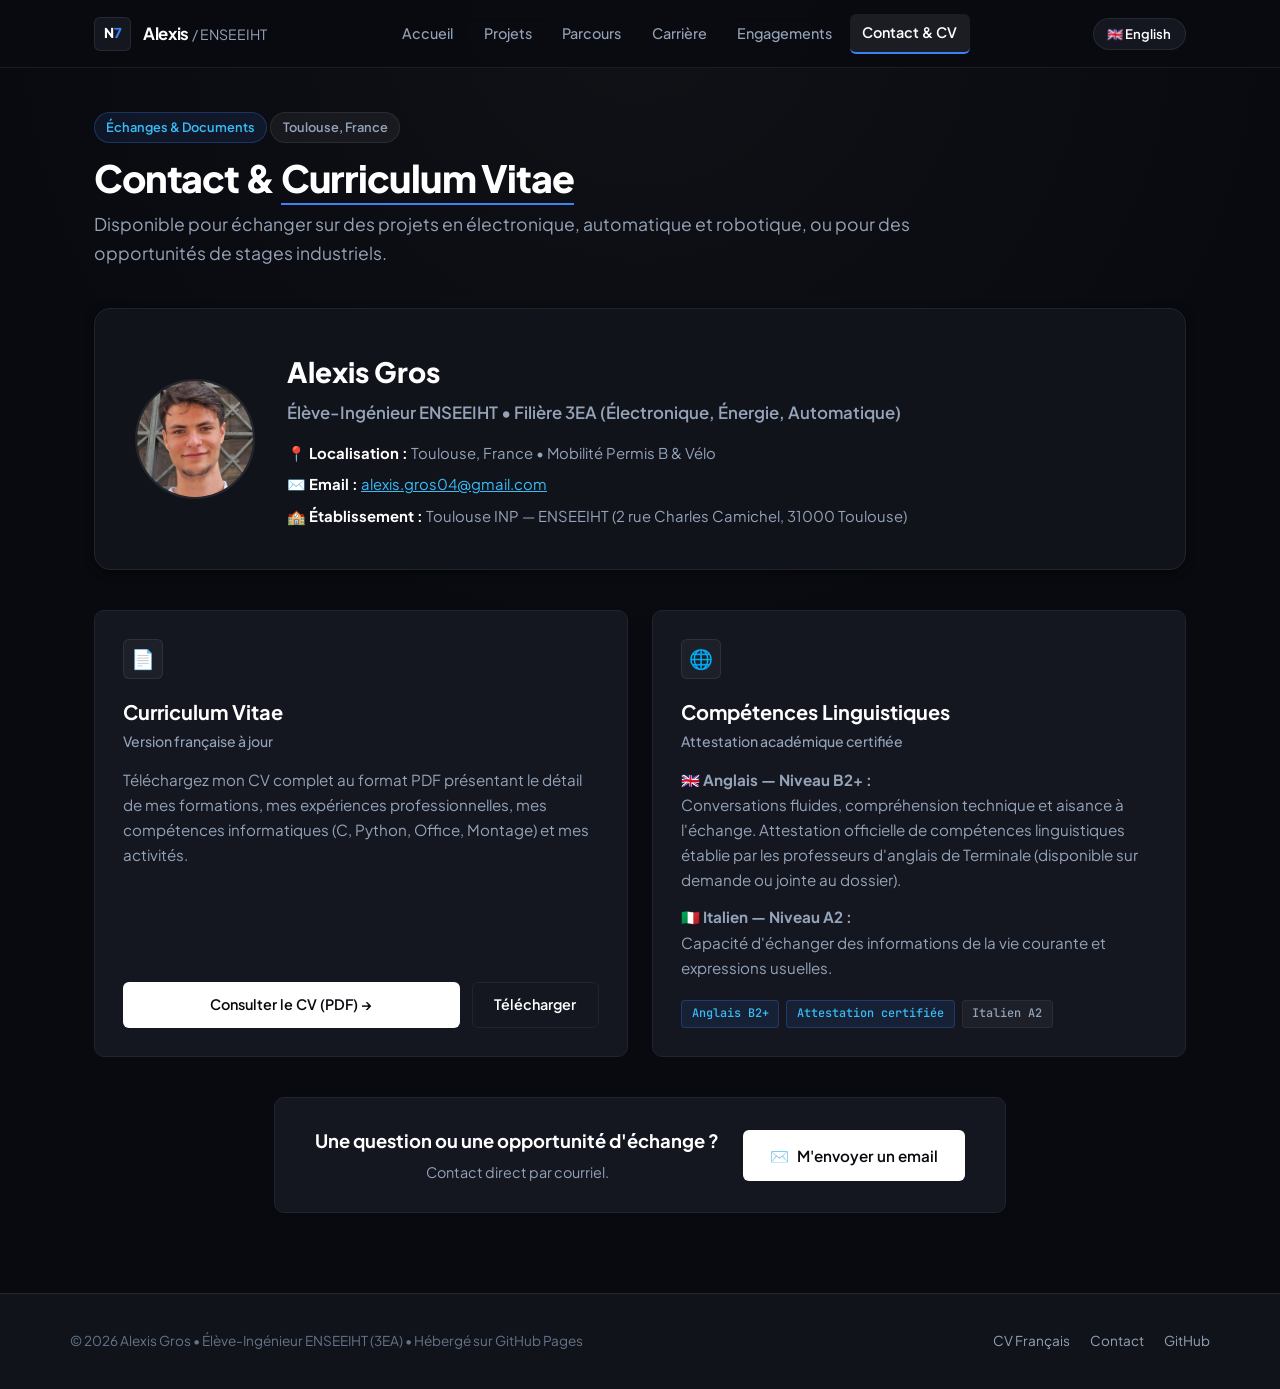
<file: contact.html>
<!DOCTYPE html>
<html lang="fr">
<head>
  <meta charset="UTF-8">
  <meta name="viewport" content="width=device-width, initial-scale=1.0">
  <meta name="description" content="Contact et documents d'Alexis Gros — Élève-ingénieur à l'ENSEEIHT (3EA). Téléchargement du CV, attestation de langues et coordonnées.">
  <title>Contact &amp; CV — Alexis Gros (ENSEEIHT)</title>
  <link rel="icon" type="image/svg+xml" href="./favicon.svg">
  <link rel="stylesheet" href="./css/style.css">
</head>
<body>

  <!-- EN-TÊTE & NAVIGATION -->
  <header class="site-header">
    <div class="nav-container">
      <a href="./index.html" class="brand-link">
        <span class="brand-badge">N<span>7</span></span>
        <div>
          <span class="brand-text">Alexis</span>
          <span class="brand-sub">/ ENSEEIHT</span>
        </div>
      </a>

      <nav>
        <ul class="nav-menu">
          <li><a href="./index.html"><span class="lang-fr">Accueil</span><span class="lang-en">Home</span></a></li>
          <li><a href="./projets.html"><span class="lang-fr">Projets</span><span class="lang-en">Projects</span></a></li>
          <li><a href="./parcours.html"><span class="lang-fr">Parcours</span><span class="lang-en">Background</span></a></li>
          <li><a href="./carriere.html"><span class="lang-fr">Carrière</span><span class="lang-en">Careers</span></a></li>
          <li><a href="./engagements.html"><span class="lang-fr">Engagements</span><span class="lang-en">Leadership</span></a></li>
          <li><a href="./contact.html" class="active"><span class="lang-fr">Contact &amp; CV</span><span class="lang-en">Contact &amp; Resume</span></a></li>
        </ul>
      </nav>

      <div class="nav-actions">
        <button class="lang-toggle-btn" type="button" aria-label="Changer de langue">
          <span class="lang-fr">🇬🇧 English</span>
          <span class="lang-en">🇫🇷 Français</span>
        </button>
        <button class="mobile-toggle" type="button" aria-label="Menu" aria-expanded="false">☰</button>
      </div>
    </div>
  </header>

  <!-- CONTENU PRINCIPAL -->
  <main class="site-main">

    <div class="page-header">
      <div class="badges" style="margin-bottom: 0.75rem;">
        <span class="badge blue-detail"><span class="lang-fr">Échanges &amp; Documents</span><span class="lang-en">Inquiries &amp; Documents</span></span>
        <span class="badge"><span class="lang-fr">Toulouse, France</span><span class="lang-en">Toulouse, France</span></span>
      </div>
      <h1 class="page-title">
        <span class="lang-fr">Contact &amp; <span class="accent">Curriculum Vitae</span></span>
        <span class="lang-en">Contact &amp; <span class="accent">Curriculum Vitae</span></span>
      </h1>
      <p class="page-subtitle">
        <span class="lang-fr">
          Disponible pour échanger sur des projets en électronique, automatique et robotique, ou pour des opportunités de stages industriels.
        </span>
        <span class="lang-en">
          Open to technical discussions regarding electronics, automation, robotics projects, or engineering internship opportunities.
        </span>
      </p>
    </div>

    <!-- CARTE HERO CONTACT -->
    <div class="contact-hero-card">
      <img src="./Devant LLG Crop.jpg" alt="Alexis Gros" class="contact-avatar">
      <div class="contact-info">
        <h2 class="contact-name">Alexis Gros</h2>
        <div class="contact-title">
          <span class="lang-fr">Élève-Ingénieur ENSEEIHT &bull; Filière 3EA (Électronique, Énergie, Automatique)</span>
          <span class="lang-en">Engineering Student at ENSEEIHT &bull; 3EA Department</span>
        </div>
        <div class="contact-detail-list">
          <div>📍 <strong><span class="lang-fr">Localisation :</span><span class="lang-en">Location:</span></strong> Toulouse, France &bull; <span class="lang-fr">Mobilité Permis B &amp; Vélo</span><span class="lang-en">Driver's License (Category B) &amp; Bike</span></div>
          <div>✉️ <strong>Email :</strong> <a href="mailto:alexis.gros04@gmail.com" style="color: var(--blue-cyan); text-decoration: underline;">alexis.gros04@gmail.com</a></div>
          <div>🏫 <strong><span class="lang-fr">Établissement :</span><span class="lang-en">Institution:</span></strong> Toulouse INP &mdash; ENSEEIHT (2 rue Charles Camichel, 31000 Toulouse)</div>
        </div>
      </div>
    </div>

    <div class="grid-2">

      <!-- CARTE CV -->
      <div class="card">
        <div class="card-icon">📄</div>
        <h3 class="card-title">
          <span class="lang-fr">Curriculum Vitae</span>
          <span class="lang-en">Engineering Resume</span>
        </h3>
        <div class="card-subtitle">
          <span class="lang-fr">Version française à jour</span>
          <span class="lang-en">Up-to-date French version</span>
        </div>
        <p class="card-desc">
          <span class="lang-fr">
            Téléchargez mon CV complet au format PDF présentant le détail de mes formations, mes expériences professionnelles, mes compétences informatiques (C, Python, Office, Montage) et mes activités.
          </span>
          <span class="lang-en">
            Download my full resume in PDF format featuring verified academic background, professional experiences, programming stack (C, Python, Office, Video editing), and activities.
          </span>
        </p>
        <div style="margin-top: auto; display: flex; gap: 0.75rem; flex-wrap: wrap;">
          <a href="./cv.pdf" target="_blank" class="btn btn-primary" style="flex: 1;">
            <span class="lang-fr">Consulter le CV (PDF) &rarr;</span>
            <span class="lang-en">View Resume (PDF) &rarr;</span>
          </a>
          <a href="./cv.pdf" download="CV_Alexis_Gros_ENSEEIHT.pdf" class="btn btn-secondary">
            <span class="lang-fr">Télécharger</span>
            <span class="lang-en">Download</span>
          </a>
        </div>
      </div>

      <!-- CARTE LANGUES & ATTESTATIONS -->
      <div class="card">
        <div class="card-icon">🌐</div>
        <h3 class="card-title">
          <span class="lang-fr">Compétences Linguistiques</span>
          <span class="lang-en">Language Fluency</span>
        </h3>
        <div class="card-subtitle">
          <span class="lang-fr">Attestation académique certifiée</span>
          <span class="lang-en">Certified academic validation</span>
        </div>
        <div class="card-desc">
          <p style="margin-bottom: 0.75rem;">
            🇬🇧 <strong><span class="lang-fr">Anglais &mdash; Niveau B2+ :</span><span class="lang-en">English &mdash; Level B2+:</span></strong><br>
            <span class="lang-fr">
              Conversations fluides, compréhension technique et aisance à l'échange. Attestation officielle de compétences linguistiques établie par les professeurs d'anglais de Terminale (disponible sur demande ou jointe au dossier).
            </span>
            <span class="lang-en">
              Fluent conversation, technical comprehension, and communicative ease. Official language proficiency certificate issued by high school faculty (available upon request).
            </span>
          </p>
          <p style="margin-bottom: 0;">
            🇮🇹 <strong><span class="lang-fr">Italien &mdash; Niveau A2 :</span><span class="lang-en">Italian &mdash; Level A2:</span></strong><br>
            <span class="lang-fr">Capacité d'échanger des informations de la vie courante et expressions usuelles.</span>
            <span class="lang-en">Ability to communicate everyday information and practical situational dialogue.</span>
          </p>
        </div>
        <div class="tag-list">
          <span class="tag accent">Anglais B2+</span>
          <span class="tag accent">Attestation certifiée</span>
          <span class="tag">Italien A2</span>
        </div>
      </div>

    </div>

    <!-- BOUTON ENVOI EMAIL -->
    <div style="margin-top: 2.5rem; text-align: center;">
      <div class="card" style="display: inline-flex; flex-direction: row; align-items: center; justify-content: center; gap: 1.5rem; padding: 1.75rem 2.5rem; flex-wrap: wrap;">
        <div>
          <h4 style="color: var(--text-white); font-size: 1.15rem; margin-bottom: 0.25rem;">
            <span class="lang-fr">Une question ou une opportunité d'échange ?</span>
            <span class="lang-en">A question or an opportunity to discuss?</span>
          </h4>
          <p style="margin-bottom: 0; font-size: 0.9rem; color: var(--text-secondary);">
            <span class="lang-fr">Contact direct par courriel.</span>
            <span class="lang-en">Direct contact via email.</span>
          </p>
        </div>
        <a href="mailto:alexis.gros04@gmail.com" class="btn btn-primary" style="font-size: 0.95rem; padding: 0.75rem 1.6rem;">
          ✉️ <span class="lang-fr">M'envoyer un email</span><span class="lang-en">Send Me an Email</span>
        </a>
      </div>
    </div>

  </main>

  <!-- PIED DE PAGE -->
  <footer class="site-footer">
    <div class="footer-content">
      <div>
        &copy; 2026 Alexis Gros &bull; Élève-Ingénieur ENSEEIHT (3EA) &bull; 
        <span class="lang-fr">Hébergé sur GitHub Pages</span>
        <span class="lang-en">Hosted on GitHub Pages</span>
      </div>
      <div class="footer-links">
        <a href="./cv.pdf" target="_blank"><span class="lang-fr">CV Français</span><span class="lang-en">French Resume</span></a>
        <a href="./contact.html">Contact</a>
        <a href="https://github.com/Alexis-Gros/portfolio" target="_blank" rel="noopener">GitHub</a>
      </div>
    </div>
  </footer>

  <script src="./js/main.js"></script>
</body>
</html>
</file>
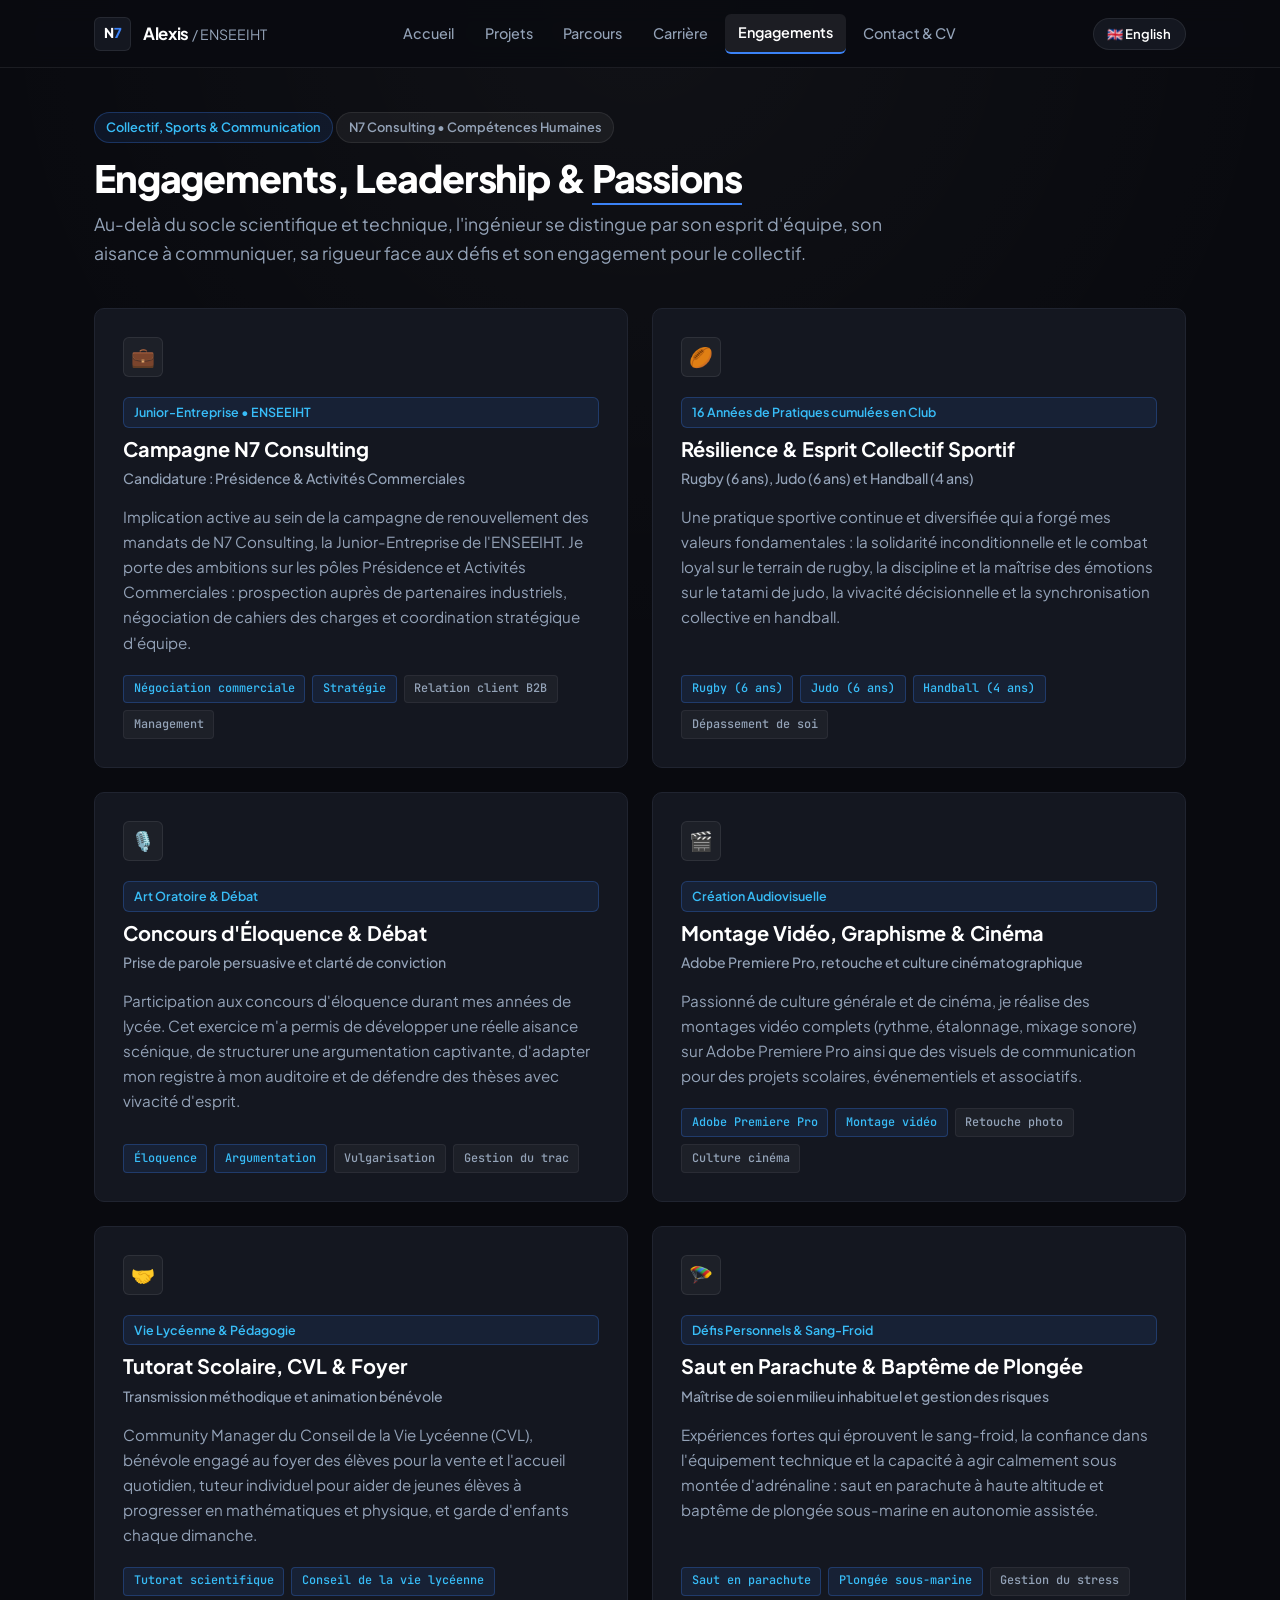
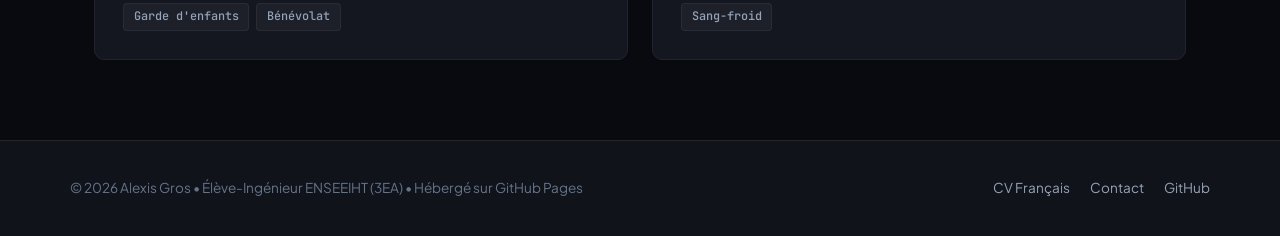
<file: engagements.html>
<!DOCTYPE html>
<html lang="fr">
<head>
  <meta charset="UTF-8">
  <meta name="viewport" content="width=device-width, initial-scale=1.0">
  <meta name="description" content="Engagements associatifs, sports (Rugby, Judo, Handball), éloquence et création d'Alexis Gros.">
  <title>Engagements &amp; Passions — Alexis Gros (ENSEEIHT)</title>
  <link rel="icon" type="image/svg+xml" href="./favicon.svg">
  <link rel="stylesheet" href="./css/style.css">
</head>
<body>

  <!-- EN-TÊTE & NAVIGATION -->
  <header class="site-header">
    <div class="nav-container">
      <a href="./index.html" class="brand-link">
        <span class="brand-badge">N<span>7</span></span>
        <div>
          <span class="brand-text">Alexis</span>
          <span class="brand-sub">/ ENSEEIHT</span>
        </div>
      </a>

      <nav>
        <ul class="nav-menu">
          <li><a href="./index.html"><span class="lang-fr">Accueil</span><span class="lang-en">Home</span></a></li>
          <li><a href="./projets.html"><span class="lang-fr">Projets</span><span class="lang-en">Projects</span></a></li>
          <li><a href="./parcours.html"><span class="lang-fr">Parcours</span><span class="lang-en">Background</span></a></li>
          <li><a href="./carriere.html"><span class="lang-fr">Carrière</span><span class="lang-en">Careers</span></a></li>
          <li><a href="./engagements.html" class="active"><span class="lang-fr">Engagements</span><span class="lang-en">Leadership</span></a></li>
          <li><a href="./contact.html"><span class="lang-fr">Contact &amp; CV</span><span class="lang-en">Contact &amp; Resume</span></a></li>
        </ul>
      </nav>

      <div class="nav-actions">
        <button class="lang-toggle-btn" type="button" aria-label="Changer de langue">
          <span class="lang-fr">🇬🇧 English</span>
          <span class="lang-en">🇫🇷 Français</span>
        </button>
        <button class="mobile-toggle" type="button" aria-label="Menu" aria-expanded="false">☰</button>
      </div>
    </div>
  </header>

  <!-- CONTENU PRINCIPAL -->
  <main class="site-main">

    <div class="page-header">
      <div class="badges" style="margin-bottom: 0.75rem;">
        <span class="badge blue-detail"><span class="lang-fr">Collectif, Sports &amp; Communication</span><span class="lang-en">Team Spirit, Athletics &amp; Communication</span></span>
        <span class="badge">N7 Consulting &bull; Compétences Humaines</span>
      </div>
      <h1 class="page-title">
        <span class="lang-fr">Engagements, Leadership &amp; <span class="accent">Passions</span></span>
        <span class="lang-en">Leadership, Athletics &amp; <span class="accent">Creative Passions</span></span>
      </h1>
      <p class="page-subtitle">
        <span class="lang-fr">
          Au-delà du socle scientifique et technique, l'ingénieur se distingue par son esprit d'équipe, son aisance à communiquer, sa rigueur face aux défis et son engagement pour le collectif.
        </span>
        <span class="lang-en">
          Beyond technical proficiency, an engineer stands out through team collaboration, articulate communication, composure under pressure, and dedicated collective engagement.
        </span>
      </p>
    </div>

    <div class="grid-2">

      <!-- CARTE 1 : N7 CONSULTING -->
      <div class="card">
        <div class="card-icon">💼</div>
        <div class="project-badge-context">Junior-Entreprise &bull; ENSEEIHT</div>
        <h2 class="card-title">
          <span class="lang-fr">Campagne N7 Consulting</span>
          <span class="lang-en">N7 Consulting Leadership Campaign</span>
        </h2>
        <div class="card-subtitle">
          <span class="lang-fr">Candidature : Présidence &amp; Activités Commerciales</span>
          <span class="lang-en">Bids: Presidency &amp; Business Development</span>
        </div>
        <p class="card-desc">
          <span class="lang-fr">
            Implication active au sein de la campagne de renouvellement des mandats de N7 Consulting, la Junior-Entreprise de l'ENSEEIHT. Je porte des ambitions sur les pôles Présidence et Activités Commerciales : prospection auprès de partenaires industriels, négociation de cahiers des charges et coordination stratégique d'équipe.
          </span>
          <span class="lang-en">
            Active candidate in the annual mandate succession campaign for N7 Consulting, ENSEEIHT's nationally acclaimed Junior Enterprise. Targeting leadership roles across both Presidency and Commercial Development: B2B client acquisition, study specification negotiations, and team leadership.
          </span>
        </p>
        <div class="tag-list">
          <span class="tag accent">Négociation commerciale</span>
          <span class="tag accent">Stratégie</span>
          <span class="tag">Relation client B2B</span>
          <span class="tag">Management</span>
        </div>
      </div>

      <!-- CARTE 2 : SPORTS EN CLUB -->
      <div class="card">
        <div class="card-icon">🏉</div>
        <div class="project-badge-context"><span class="lang-fr">16 Années de Pratiques cumulées en Club</span><span class="lang-en">16 Years of Combined Club Athletics</span></div>
        <h2 class="card-title">
          <span class="lang-fr">Résilience &amp; Esprit Collectif Sportif</span>
          <span class="lang-en">Athletic Resilience &amp; Team Cohesion</span>
        </h2>
        <div class="card-subtitle">
          <span class="lang-fr">Rugby (6 ans), Judo (6 ans) et Handball (4 ans)</span>
          <span class="lang-en">Rugby (6 yrs), Judo (6 yrs), and Handball (4 yrs)</span>
        </div>
        <p class="card-desc">
          <span class="lang-fr">
            Une pratique sportive continue et diversifiée qui a forgé mes valeurs fondamentales : la solidarité inconditionnelle et le combat loyal sur le terrain de rugby, la discipline et la maîtrise des émotions sur le tatami de judo, la vivacité décisionnelle et la synchronisation collective en handball.
          </span>
          <span class="lang-en">
            A continuous athletic background that forged my core principles: uncompromising solidarity and physical resilience on the rugby pitch, martial respect and composure on the judo tatami, and fast-paced spatial decision-making in handball.
          </span>
        </p>
        <div class="tag-list">
          <span class="tag accent">Rugby (6 ans)</span>
          <span class="tag accent">Judo (6 ans)</span>
          <span class="tag accent">Handball (4 ans)</span>
          <span class="tag">Dépassement de soi</span>
        </div>
      </div>

      <!-- CARTE 3 : ÉLOQUENCE & PRISE DE PAROLE -->
      <div class="card">
        <div class="card-icon">🎙️</div>
        <div class="project-badge-context"><span class="lang-fr">Art Oratoire &amp; Débat</span><span class="lang-en">Rhetoric &amp; Debate</span></div>
        <h2 class="card-title">
          <span class="lang-fr">Concours d'Éloquence &amp; Débat</span>
          <span class="lang-en">Eloquence Contests &amp; Speechcraft</span>
        </h2>
        <div class="card-subtitle">
          <span class="lang-fr">Prise de parole persuasive et clarté de conviction</span>
          <span class="lang-en">Persuasive delivery and public speaking</span>
        </div>
        <p class="card-desc">
          <span class="lang-fr">
            Participation aux concours d'éloquence durant mes années de lycée. Cet exercice m'a permis de développer une réelle aisance scénique, de structurer une argumentation captivante, d'adapter mon registre à mon auditoire et de défendre des thèses avec vivacité d'esprit.
          </span>
          <span class="lang-en">
            Participant and competitor in high school rhetoric tournaments. This training cultivated stage presence, structured storytelling, vocal modulation, and the ability to articulate persuasive arguments before demanding panels.
          </span>
        </p>
        <div class="tag-list">
          <span class="tag accent">Éloquence</span>
          <span class="tag accent">Argumentation</span>
          <span class="tag">Vulgarisation</span>
          <span class="tag">Gestion du trac</span>
        </div>
      </div>

      <!-- CARTE 4 : VIDÉO & CINÉMA -->
      <div class="card">
        <div class="card-icon">🎬</div>
        <div class="project-badge-context"><span class="lang-fr">Création Audiovisuelle</span><span class="lang-en">Audiovisual Design</span></div>
        <h2 class="card-title">
          <span class="lang-fr">Montage Vidéo, Graphisme &amp; Cinéma</span>
          <span class="lang-en">Video Editing, Graphic Design &amp; Cinema</span>
        </h2>
        <div class="card-subtitle">
          <span class="lang-fr">Adobe Premiere Pro, retouche et culture cinématographique</span>
          <span class="lang-en">Adobe Premiere Pro, digital design, and cinema culture</span>
        </div>
        <p class="card-desc">
          <span class="lang-fr">
            Passionné de culture générale et de cinéma, je réalise des montages vidéo complets (rythme, étalonnage, mixage sonore) sur Adobe Premiere Pro ainsi que des visuels de communication pour des projets scolaires, événementiels et associatifs.
          </span>
          <span class="lang-en">
            Deeply passionate about cinema and visual culture, I edit video content (pacing, grading, sound balancing) using Adobe Premiere Pro, alongside creating graphic design assets for academic and student-life initiatives.
          </span>
        </p>
        <div class="tag-list">
          <span class="tag accent">Adobe Premiere Pro</span>
          <span class="tag accent">Montage vidéo</span>
          <span class="tag">Retouche photo</span>
          <span class="tag">Culture cinéma</span>
        </div>
      </div>

      <!-- CARTE 5 : CITOYENNETÉ & TUTORAT -->
      <div class="card">
        <div class="card-icon">🤝</div>
        <div class="project-badge-context"><span class="lang-fr">Vie Lycéenne &amp; Pédagogie</span><span class="lang-en">Student Council &amp; Mentoring</span></div>
        <h2 class="card-title">
          <span class="lang-fr">Tutorat Scolaire, CVL &amp; Foyer</span>
          <span class="lang-en">Academic Tutoring, Student Council &amp; Community</span>
        </h2>
        <div class="card-subtitle">
          <span class="lang-fr">Transmission méthodique et animation bénévole</span>
          <span class="lang-en">Methodology coaching and volunteer community service</span>
        </div>
        <p class="card-desc">
          <span class="lang-fr">
            Community Manager du Conseil de la Vie Lycéenne (CVL), bénévole engagé au foyer des élèves pour la vente et l'accueil quotidien, tuteur individuel pour aider de jeunes élèves à progresser en mathématiques et physique, et garde d'enfants chaque dimanche.
          </span>
          <span class="lang-en">
            Community Manager for the High School Student Council (CVL), volunteer staff at the student union cafe, weekly math/physics tutor for younger students, and committed Sunday childcare provider throughout high school.
          </span>
        </p>
        <div class="tag-list">
          <span class="tag accent">Tutorat scientifique</span>
          <span class="tag accent">Conseil de la vie lycéenne</span>
          <span class="tag">Garde d'enfants</span>
          <span class="tag">Bénévolat</span>
        </div>
      </div>

      <!-- CARTE 6 : SENSATIONS & CONTRÔLE DE SOI -->
      <div class="card">
        <div class="card-icon">🪂</div>
        <div class="project-badge-context"><span class="lang-fr">Défis Personnels &amp; Sang-Froid</span><span class="lang-en">Personal Challenges &amp; Composure</span></div>
        <h2 class="card-title">
          <span class="lang-fr">Saut en Parachute &amp; Baptême de Plongée</span>
          <span class="lang-en">Skydiving &amp; Scuba Diving</span>
        </h2>
        <div class="card-subtitle">
          <span class="lang-fr">Maîtrise de soi en milieu inhabituel et gestion des risques</span>
          <span class="lang-en">Composure in extreme environments and risk management</span>
        </div>
        <p class="card-desc">
          <span class="lang-fr">
            Expériences fortes qui éprouvent le sang-froid, la confiance dans l'équipement technique et la capacité à agir calmement sous montée d'adrénaline : saut en parachute à haute altitude et baptême de plongée sous-marine en autonomie assistée.
          </span>
          <span class="lang-en">
            High-adrenaline experiences that test mental composure, absolute trust in technical equipment, and calm decision-making: high-altitude skydiving jump and open-water scuba diving.
          </span>
        </p>
        <div class="tag-list">
          <span class="tag accent">Saut en parachute</span>
          <span class="tag accent">Plongée sous-marine</span>
          <span class="tag">Gestion du stress</span>
          <span class="tag">Sang-froid</span>
        </div>
      </div>

    </div>

  </main>

  <!-- PIED DE PAGE -->
  <footer class="site-footer">
    <div class="footer-content">
      <div>
        &copy; 2026 Alexis Gros &bull; Élève-Ingénieur ENSEEIHT (3EA) &bull; 
        <span class="lang-fr">Hébergé sur GitHub Pages</span>
        <span class="lang-en">Hosted on GitHub Pages</span>
      </div>
      <div class="footer-links">
        <a href="./cv.pdf" target="_blank"><span class="lang-fr">CV Français</span><span class="lang-en">French Resume</span></a>
        <a href="./contact.html">Contact</a>
        <a href="https://github.com/Alexis-Gros/portfolio" target="_blank" rel="noopener">GitHub</a>
      </div>
    </div>
  </footer>

  <script src="./js/main.js"></script>
</body>
</html>
</file>
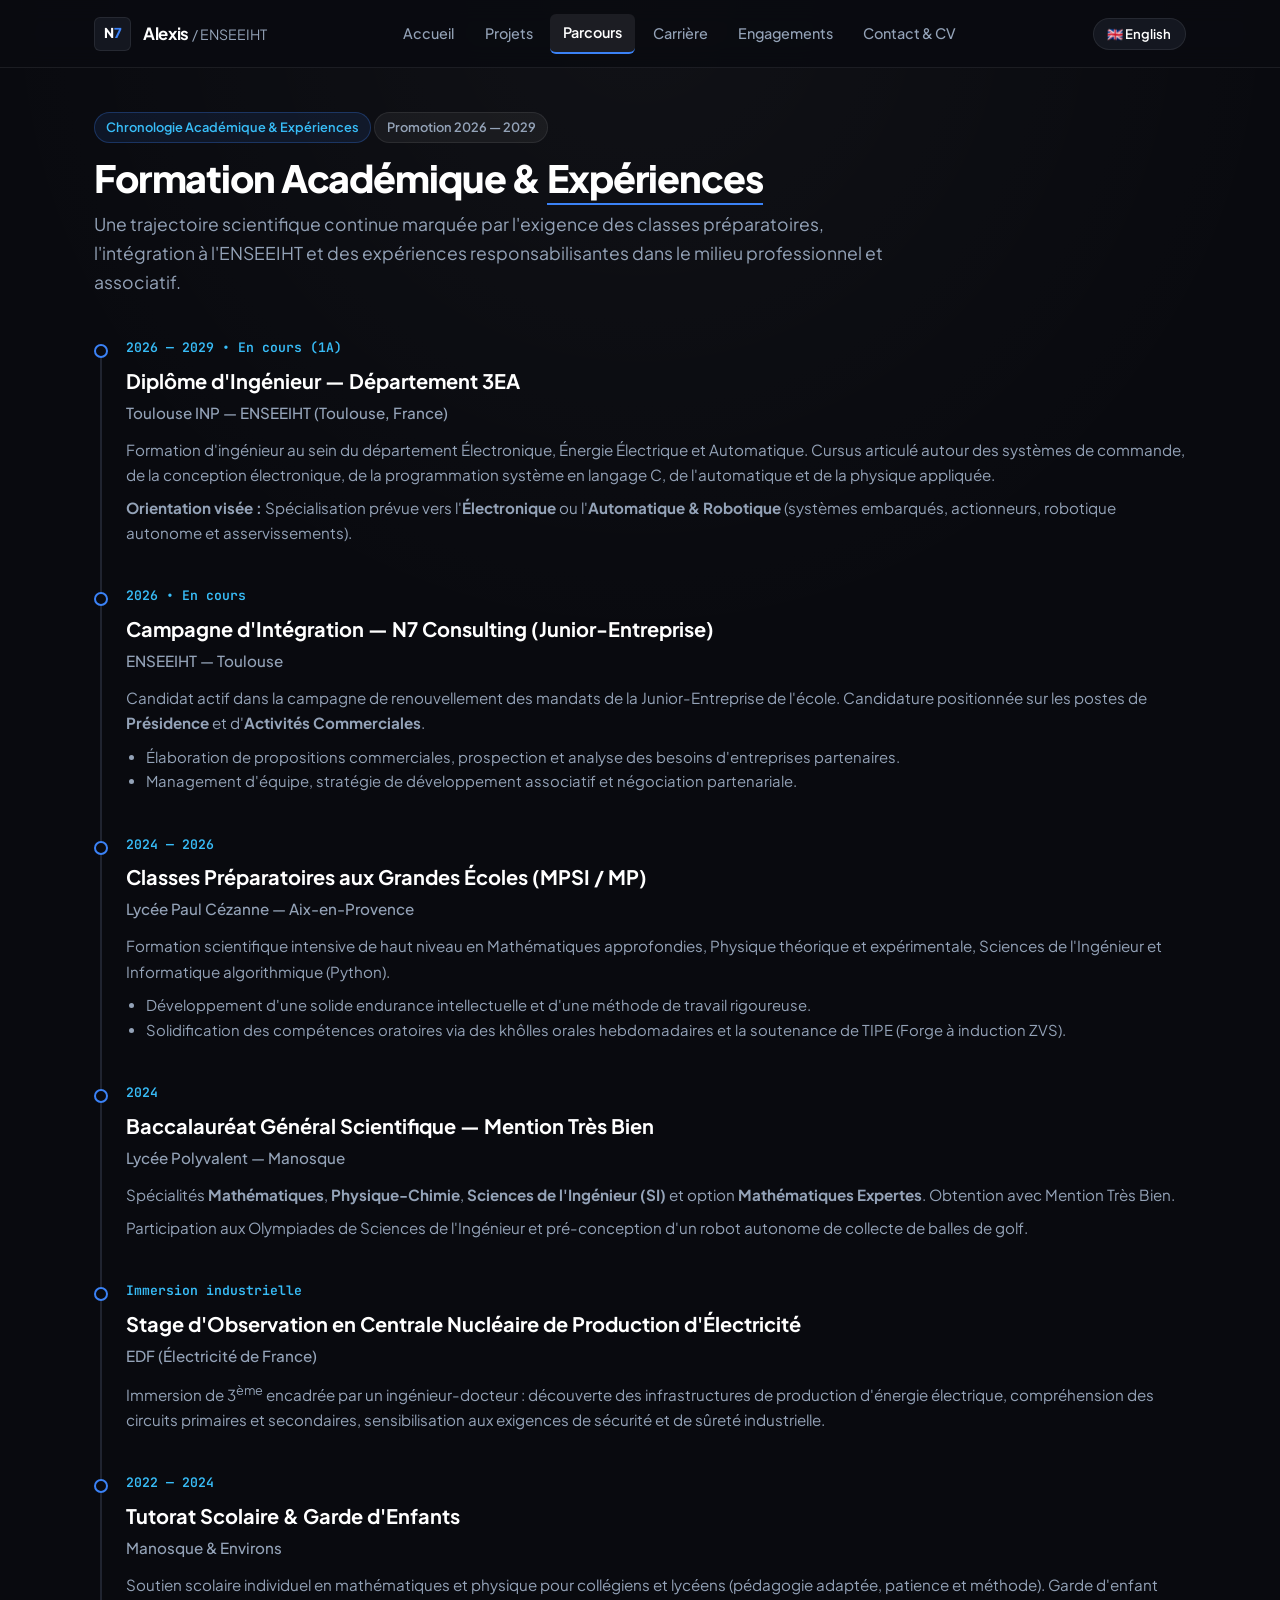
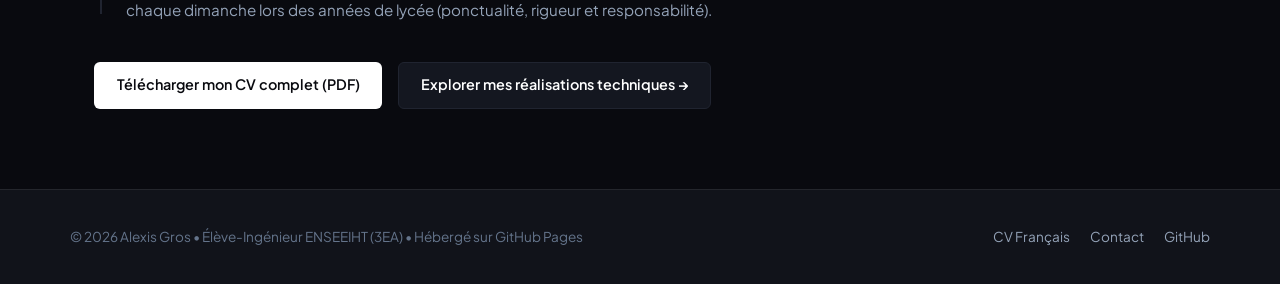
<file: parcours.html>
<!DOCTYPE html>
<html lang="fr">
<head>
  <meta charset="UTF-8">
  <meta name="viewport" content="width=device-width, initial-scale=1.0">
  <meta name="description" content="Parcours académique et expériences d'Alexis Gros : ENSEEIHT (3EA), CPGE MP, Baccalauréat Mention TB, immersion EDF et tutorat.">
  <title>Parcours &amp; Expériences — Alexis Gros (ENSEEIHT)</title>
  <link rel="icon" type="image/svg+xml" href="./favicon.svg">
  <link rel="stylesheet" href="./css/style.css">
</head>
<body>

  <!-- EN-TÊTE & NAVIGATION -->
  <header class="site-header">
    <div class="nav-container">
      <a href="./index.html" class="brand-link">
        <span class="brand-badge">N<span>7</span></span>
        <div>
          <span class="brand-text">Alexis</span>
          <span class="brand-sub">/ ENSEEIHT</span>
        </div>
      </a>

      <nav>
        <ul class="nav-menu">
          <li><a href="./index.html"><span class="lang-fr">Accueil</span><span class="lang-en">Home</span></a></li>
          <li><a href="./projets.html"><span class="lang-fr">Projets</span><span class="lang-en">Projects</span></a></li>
          <li><a href="./parcours.html" class="active"><span class="lang-fr">Parcours</span><span class="lang-en">Background</span></a></li>
          <li><a href="./carriere.html"><span class="lang-fr">Carrière</span><span class="lang-en">Careers</span></a></li>
          <li><a href="./engagements.html"><span class="lang-fr">Engagements</span><span class="lang-en">Leadership</span></a></li>
          <li><a href="./contact.html"><span class="lang-fr">Contact &amp; CV</span><span class="lang-en">Contact &amp; Resume</span></a></li>
        </ul>
      </nav>

      <div class="nav-actions">
        <button class="lang-toggle-btn" type="button" aria-label="Changer de langue">
          <span class="lang-fr">🇬🇧 English</span>
          <span class="lang-en">🇫🇷 Français</span>
        </button>
        <button class="mobile-toggle" type="button" aria-label="Menu" aria-expanded="false">☰</button>
      </div>
    </div>
  </header>

  <!-- CONTENU PRINCIPAL -->
  <main class="site-main">

    <div class="page-header">
      <div class="badges" style="margin-bottom: 0.75rem;">
        <span class="badge blue-detail"><span class="lang-fr">Chronologie Académique &amp; Expériences</span><span class="lang-en">Academic &amp; Professional Timeline</span></span>
        <span class="badge">Promotion 2026 — 2029</span>
      </div>
      <h1 class="page-title">
        <span class="lang-fr">Formation Académique &amp; <span class="accent">Expériences</span></span>
        <span class="lang-en">Academic Education &amp; <span class="accent">Professional Experiences</span></span>
      </h1>
      <p class="page-subtitle">
        <span class="lang-fr">
          Une trajectoire scientifique continue marquée par l'exigence des classes préparatoires, l'intégration à l'ENSEEIHT et des expériences responsabilisantes dans le milieu professionnel et associatif.
        </span>
        <span class="lang-en">
          A coherent scientific progression marked by the academic rigor of intensive STEM preparatory classes, admission to ENSEEIHT, and hands-on responsibility in professional and student-led initiatives.
        </span>
      </p>
    </div>

    <!-- TIMELINE PRINCIPALE -->
    <div class="timeline-modern">

      <!-- ENSEEIHT -->
      <div class="timeline-entry">
        <div class="timeline-period">2026 — 2029 &bull; <span class="lang-fr">En cours (1A)</span><span class="lang-en">Current (Year 1)</span></div>
        <h2 class="timeline-role">
          <span class="lang-fr">Diplôme d'Ingénieur &mdash; Département 3EA</span>
          <span class="lang-en">Master of Science in Engineering &mdash; 3EA Department</span>
        </h2>
        <div class="timeline-location">Toulouse INP &mdash; ENSEEIHT (Toulouse, France)</div>
        <div class="timeline-desc">
          <p>
            <span class="lang-fr">
              Formation d'ingénieur au sein du département Électronique, Énergie Électrique et Automatique. Cursus articulé autour des systèmes de commande, de la conception électronique, de la programmation système en langage C, de l'automatique et de la physique appliquée.
            </span>
            <span class="lang-en">
              Graduate engineering studies within the Electronics, Electrical Energy, and Automation (3EA) department. Core coursework covers control theory, electronic hardware design, system programming in C, automation, and applied physics.
            </span>
          </p>
          <p style="margin-top: 0.5rem;">
            <strong><span class="lang-fr">Orientation visée :</span><span class="lang-en">Target specialization:</span></strong>
            <span class="lang-fr">Spécialisation prévue vers l'<strong>Électronique</strong> ou l'<strong>Automatique &amp; Robotique</strong> (systèmes embarqués, actionneurs, robotique autonome et asservissements).</span>
            <span class="lang-en">Target track in <strong>Electronics</strong> or <strong>Automation &amp; Robotics</strong> (embedded hardware, actuators, mobile robots, and feedback control).</span>
          </p>
        </div>
      </div>

      <!-- CAMPAGNE JUNIOR ENTREPRISE -->
      <div class="timeline-entry">
        <div class="timeline-period">2026 &bull; <span class="lang-fr">En cours</span><span class="lang-en">Current</span></div>
        <h2 class="timeline-role">
          <span class="lang-fr">Campagne d'Intégration &mdash; N7 Consulting (Junior-Entreprise)</span>
          <span class="lang-en">Recruitment Campaign &mdash; N7 Consulting (Junior Enterprise)</span>
        </h2>
        <div class="timeline-location">ENSEEIHT &mdash; Toulouse</div>
        <div class="timeline-desc">
          <p>
            <span class="lang-fr">
              Candidat actif dans la campagne de renouvellement des mandats de la Junior-Entreprise de l'école. Candidature positionnée sur les postes de <strong>Présidence</strong> et d'<strong>Activités Commerciales</strong>.
            </span>
            <span class="lang-en">
              Active candidate in the annual mandate succession campaign for N7 Consulting. Applying for leadership roles across <strong>Presidency</strong> and <strong>Business Development</strong> departments.
            </span>
          </p>
          <ul style="margin: 0.6rem 0 0.6rem 1.25rem; font-size: 0.93rem; color: var(--text-secondary);">
            <li><span class="lang-fr">Élaboration de propositions commerciales, prospection et analyse des besoins d'entreprises partenaires.</span><span class="lang-en">Drafting commercial proposals, B2B prospecting, and analyzing client requirements.</span></li>
            <li><span class="lang-fr">Management d'équipe, stratégie de développement associatif et négociation partenariale.</span><span class="lang-en">Team management, organizational growth strategy, and partnership negotiations.</span></li>
          </ul>
        </div>
      </div>

      <!-- CPGE -->
      <div class="timeline-entry">
        <div class="timeline-period">2024 — 2026</div>
        <h2 class="timeline-role">
          <span class="lang-fr">Classes Préparatoires aux Grandes Écoles (MPSI / MP)</span>
          <span class="lang-en">Intensive STEM Preparatory Classes (MPSI / MP)</span>
        </h2>
        <div class="timeline-location">Lycée Paul Cézanne &mdash; Aix-en-Provence</div>
        <div class="timeline-desc">
          <p>
            <span class="lang-fr">
              Formation scientifique intensive de haut niveau en Mathématiques approfondies, Physique théorique et expérimentale, Sciences de l'Ingénieur et Informatique algorithmique (Python).
            </span>
            <span class="lang-en">
              Intensive collegiate curriculum emphasizing advanced mathematics, theoretical and applied physics, engineering fundamentals, and algorithmic computer science (Python).
            </span>
          </p>
          <ul style="margin: 0.6rem 0 0.6rem 1.25rem; font-size: 0.93rem; color: var(--text-secondary);">
            <li><span class="lang-fr">Développement d'une solide endurance intellectuelle et d'une méthode de travail rigoureuse.</span><span class="lang-en">Built deep intellectual resilience, analytical discipline, and rapid problem-solving reflexes.</span></li>
            <li><span class="lang-fr">Solidification des compétences oratoires via des khôlles orales hebdomadaires et la soutenance de TIPE (Forge à induction ZVS).</span><span class="lang-en">Honed oral debate and scientific argumentation through weekly oral exams and TIPE defense.</span></li>
          </ul>
        </div>
      </div>

      <!-- BACCALAURÉAT -->
      <div class="timeline-entry">
        <div class="timeline-period">2024</div>
        <h2 class="timeline-role">
          <span class="lang-fr">Baccalauréat Général Scientifique &mdash; Mention Très Bien</span>
          <span class="lang-en">French Scientific Baccalaureate &mdash; High Honors</span>
        </h2>
        <div class="timeline-location">Lycée Polyvalent &mdash; Manosque</div>
        <div class="timeline-desc">
          <p>
            <span class="lang-fr">
              Spécialités <strong>Mathématiques</strong>, <strong>Physique-Chimie</strong>, <strong>Sciences de l'Ingénieur (SI)</strong> et option <strong>Mathématiques Expertes</strong>. Obtention avec Mention Très Bien.
            </span>
            <span class="lang-en">
              Majors in <strong>Mathematics</strong>, <strong>Physics &amp; Chemistry</strong>, <strong>Engineering Sciences</strong>, and <strong>Advanced Mathematics</strong> option. Awarded with high honors.
            </span>
          </p>
          <p style="margin-top: 0.5rem;">
            <span class="lang-fr">Participation aux Olympiades de Sciences de l'Ingénieur et pré-conception d'un robot autonome de collecte de balles de golf.</span>
            <span class="lang-en">Participated in the Engineering Sciences Olympiads, designing an autonomous mobile golf collection robot.</span>
          </p>
        </div>
      </div>

      <!-- STAGE EDF -->
      <div class="timeline-entry">
        <div class="timeline-period"><span class="lang-fr">Immersion industrielle</span><span class="lang-en">Industrial Immersion</span></div>
        <h2 class="timeline-role">
          <span class="lang-fr">Stage d'Observation en Centrale Nucléaire de Production d'Électricité</span>
          <span class="lang-en">Nuclear Power Generation Plant Observation Internship</span>
        </h2>
        <div class="timeline-location">EDF (Électricité de France)</div>
        <div class="timeline-desc">
          <p>
            <span class="lang-fr">
              Immersion de 3<sup>ème</sup> encadrée par un ingénieur-docteur : découverte des infrastructures de production d'énergie électrique, compréhension des circuits primaires et secondaires, sensibilisation aux exigences de sécurité et de sûreté industrielle.
            </span>
            <span class="lang-en">
              Observation internship supervised by an engineering PhD: discovered baseload electricity generation facilities, studied pressurized water circuits, and gained early exposure to strict industrial safety standards.
            </span>
          </p>
        </div>
      </div>

      <!-- TUTORAT & BABYSITTING -->
      <div class="timeline-entry">
        <div class="timeline-period">2022 — 2024</div>
        <h2 class="timeline-role">
          <span class="lang-fr">Tutorat Scolaire &amp; Garde d'Enfants</span>
          <span class="lang-en">Academic Tutoring &amp; Childcare Responsibility</span>
        </h2>
        <div class="timeline-location">Manosque &amp; Environs</div>
        <div class="timeline-desc">
          <p>
            <span class="lang-fr">
              Soutien scolaire individuel en mathématiques et physique pour collégiens et lycéens (pédagogie adaptée, patience et méthode). Garde d'enfant chaque dimanche lors des années de lycée (ponctualité, rigueur et responsabilité).
            </span>
            <span class="lang-en">
              One-on-one academic tutoring in mathematics and physical sciences for middle and high school students. Regular Sunday childcare throughout high school, fostering accountability and trust.
            </span>
          </p>
        </div>
      </div>

    </div>

    <!-- BOUTONS D'ACTION -->
    <div style="display: flex; gap: 1rem; flex-wrap: wrap; margin-top: 2rem;">
      <a href="./cv.pdf" target="_blank" class="btn btn-primary">
        <span class="lang-fr">Télécharger mon CV complet (PDF)</span>
        <span class="lang-en">Download Full Resume (PDF)</span>
      </a>
      <a href="./projets.html" class="btn btn-secondary">
        <span class="lang-fr">Explorer mes réalisations techniques &rarr;</span>
        <span class="lang-en">View Technical Projects &rarr;</span>
      </a>
    </div>

  </main>

  <!-- PIED DE PAGE -->
  <footer class="site-footer">
    <div class="footer-content">
      <div>
        &copy; 2026 Alexis Gros &bull; Élève-Ingénieur ENSEEIHT (3EA) &bull; 
        <span class="lang-fr">Hébergé sur GitHub Pages</span>
        <span class="lang-en">Hosted on GitHub Pages</span>
      </div>
      <div class="footer-links">
        <a href="./cv.pdf" target="_blank"><span class="lang-fr">CV Français</span><span class="lang-en">French Resume</span></a>
        <a href="./contact.html">Contact</a>
        <a href="https://github.com/Alexis-Gros/portfolio" target="_blank" rel="noopener">GitHub</a>
      </div>
    </div>
  </footer>

  <script src="./js/main.js"></script>
</body>
</html>
</file>
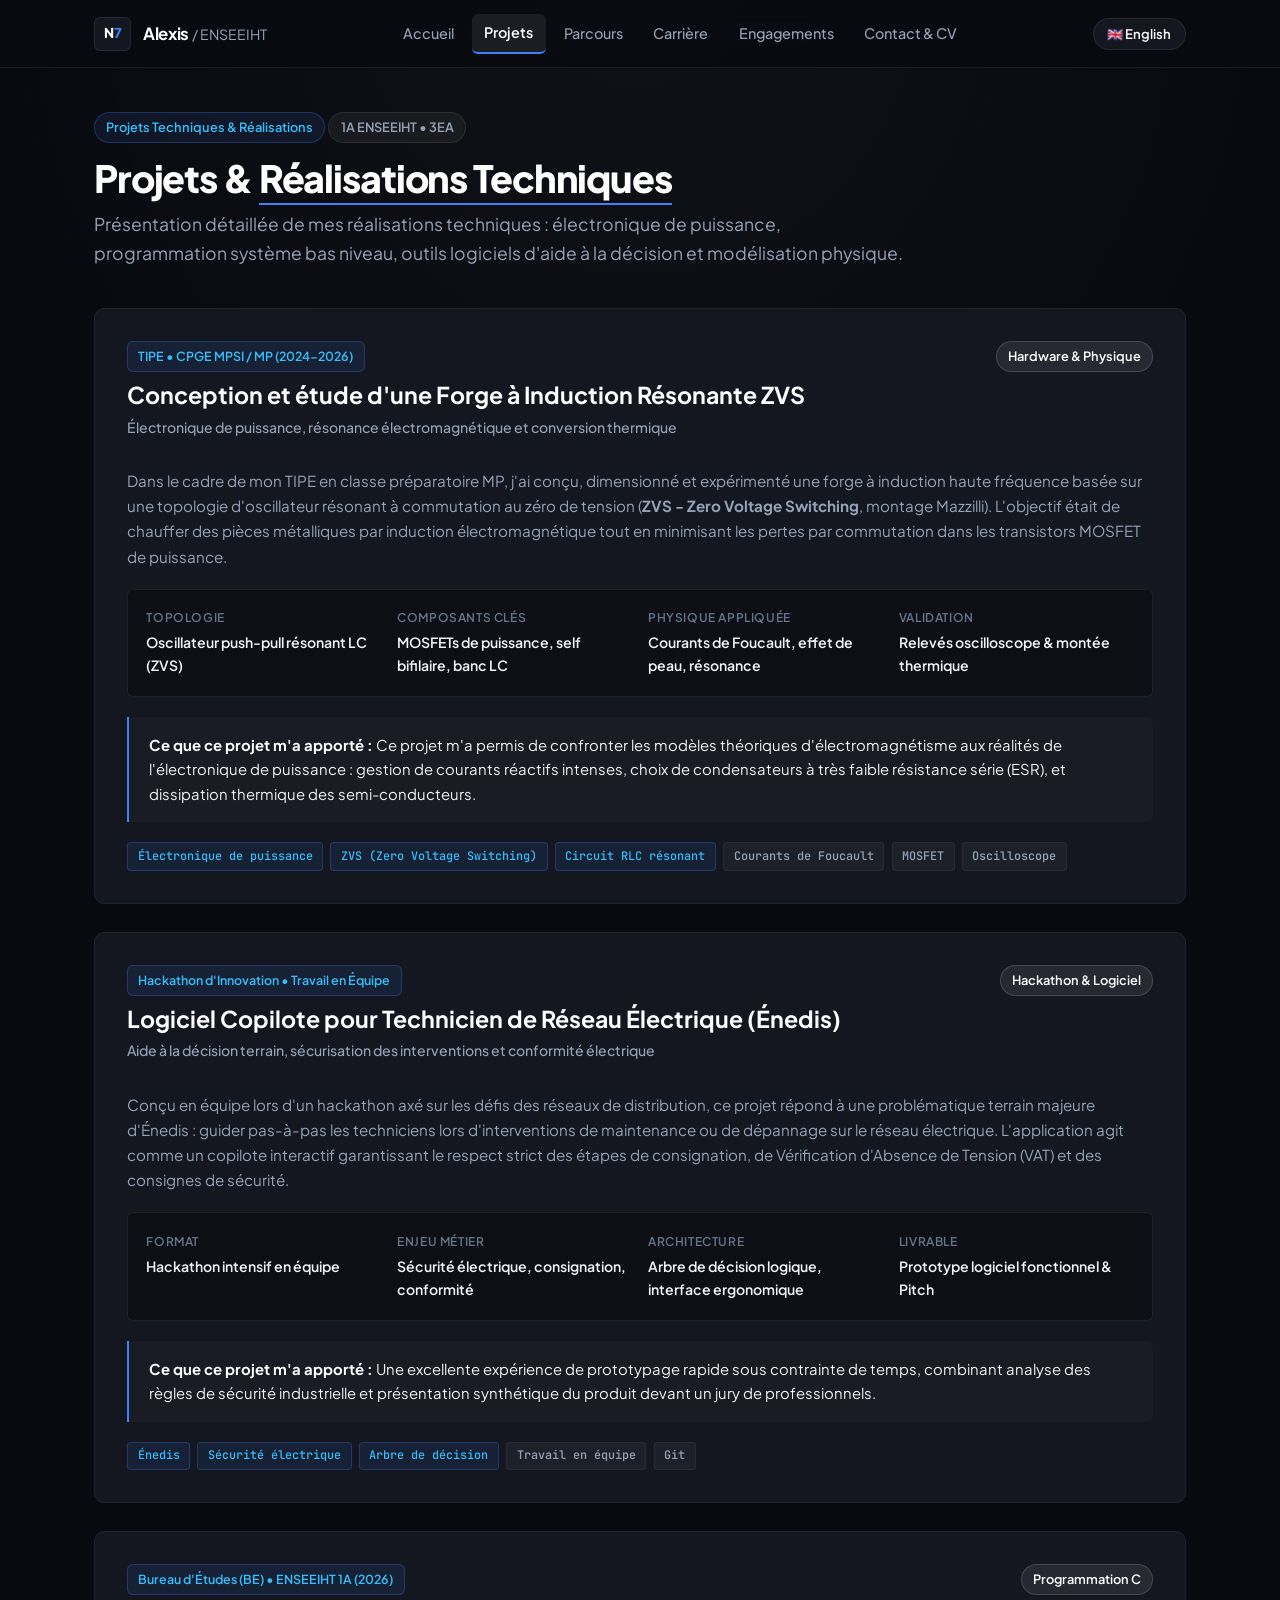
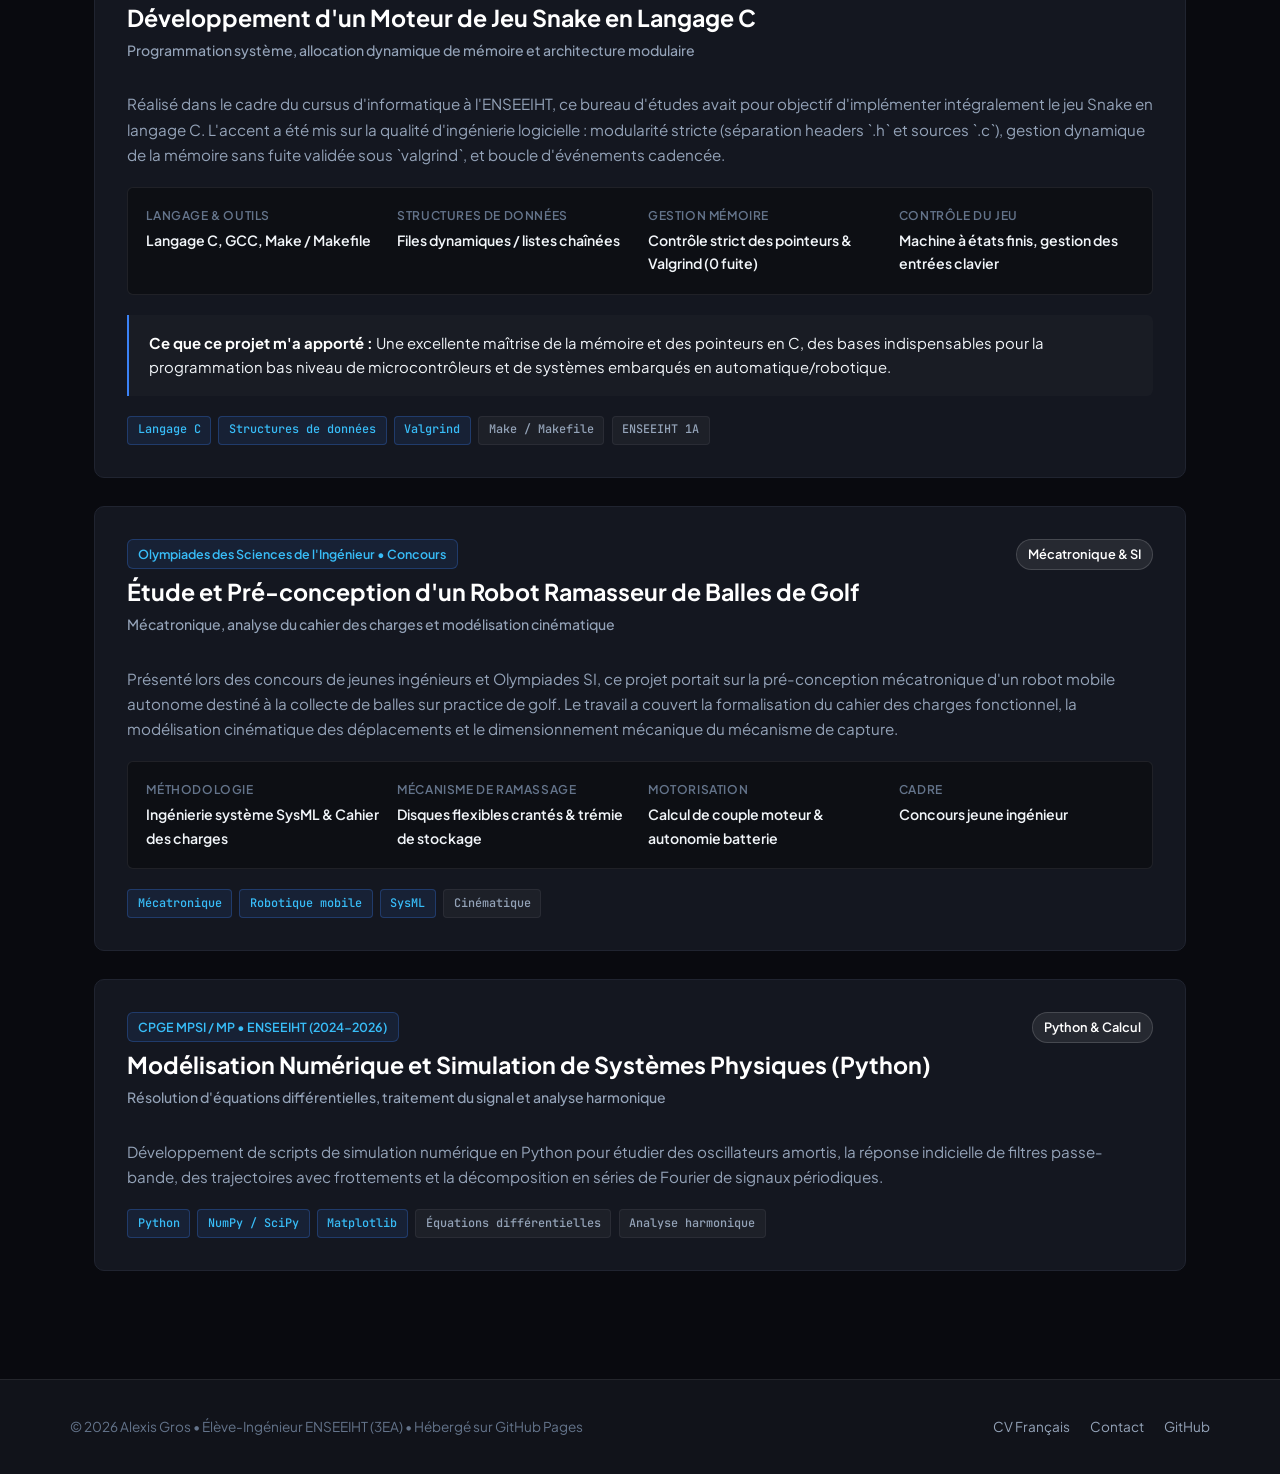
<file: projets.html>
<!DOCTYPE html>
<html lang="fr">
<head>
  <meta charset="UTF-8">
  <meta name="viewport" content="width=device-width, initial-scale=1.0">
  <meta name="description" content="Projets d'ingénierie d'Alexis Gros : Forge à induction ZVS, Logiciel copilote Énedis, BE Snake en C, Robotique de golf.">
  <title>Projets d'Ingénierie — Alexis Gros (ENSEEIHT)</title>
  <link rel="icon" type="image/svg+xml" href="./favicon.svg">
  <link rel="stylesheet" href="./css/style.css">
</head>
<body>

  <!-- EN-TÊTE & NAVIGATION -->
  <header class="site-header">
    <div class="nav-container">
      <a href="./index.html" class="brand-link">
        <span class="brand-badge">N<span>7</span></span>
        <div>
          <span class="brand-text">Alexis</span>
          <span class="brand-sub">/ ENSEEIHT</span>
        </div>
      </a>

      <nav>
        <ul class="nav-menu">
          <li><a href="./index.html"><span class="lang-fr">Accueil</span><span class="lang-en">Home</span></a></li>
          <li><a href="./projets.html" class="active"><span class="lang-fr">Projets</span><span class="lang-en">Projects</span></a></li>
          <li><a href="./parcours.html"><span class="lang-fr">Parcours</span><span class="lang-en">Background</span></a></li>
          <li><a href="./carriere.html"><span class="lang-fr">Carrière</span><span class="lang-en">Careers</span></a></li>
          <li><a href="./engagements.html"><span class="lang-fr">Engagements</span><span class="lang-en">Leadership</span></a></li>
          <li><a href="./contact.html"><span class="lang-fr">Contact &amp; CV</span><span class="lang-en">Contact &amp; Resume</span></a></li>
        </ul>
      </nav>

      <div class="nav-actions">
        <button class="lang-toggle-btn" type="button" aria-label="Changer de langue">
          <span class="lang-fr">🇬🇧 English</span>
          <span class="lang-en">🇫🇷 Français</span>
        </button>
        <button class="mobile-toggle" type="button" aria-label="Menu" aria-expanded="false">☰</button>
      </div>
    </div>
  </header>

  <!-- CONTENU PRINCIPAL -->
  <main class="site-main">

    <div class="page-header">
      <div class="badges" style="margin-bottom: 0.75rem;">
        <span class="badge blue-detail"><span class="lang-fr">Projets Techniques &amp; Réalisations</span><span class="lang-en">Technical Projects &amp; Implementations</span></span>
        <span class="badge">1A ENSEEIHT &bull; 3EA</span>
      </div>
      <h1 class="page-title">
        <span class="lang-fr">Projets &amp; <span class="accent">Réalisations Techniques</span></span>
        <span class="lang-en">Projects &amp; <span class="accent">Engineering Work</span></span>
      </h1>
      <p class="page-subtitle">
        <span class="lang-fr">
          Présentation détaillée de mes réalisations techniques : électronique de puissance, programmation système bas niveau, outils logiciels d'aide à la décision et modélisation physique.
        </span>
        <span class="lang-en">
          Detailed overview of my technical projects: power electronics, low-level systems programming, decision-support software, and computational physics.
        </span>
      </p>
    </div>

    <!-- PROJET 1 : FORGE À INDUCTION ZVS -->
    <article class="project-card">
      <div class="project-header">
        <div>
          <span class="project-badge-context">TIPE &bull; CPGE MPSI / MP (2024-2026)</span>
          <h2 class="card-title" style="font-size: 1.45rem;">
            <span class="lang-fr">Conception et étude d'une Forge à Induction Résonante ZVS</span>
            <span class="lang-en">Design and Study of a ZVS Resonant Induction Furnace</span>
          </h2>
          <div class="card-subtitle">
            <span class="lang-fr">Électronique de puissance, résonance électromagnétique et conversion thermique</span>
            <span class="lang-en">Power electronics, electromagnetic resonance, and thermal induction</span>
          </div>
        </div>
        <span class="badge white"><span class="lang-fr">Hardware &amp; Physique</span><span class="lang-en">Hardware &amp; Physics</span></span>
      </div>

      <p class="card-desc">
        <span class="lang-fr">
          Dans le cadre de mon TIPE en classe préparatoire MP, j'ai conçu, dimensionné et expérimenté une forge à induction haute fréquence basée sur une topologie d'oscillateur résonant à commutation au zéro de tension (<strong>ZVS - Zero Voltage Switching</strong>, montage Mazzilli). L'objectif était de chauffer des pièces métalliques par induction électromagnétique tout en minimisant les pertes par commutation dans les transistors MOSFET de puissance.
        </span>
        <span class="lang-en">
          As part of my independent STEM research project (TIPE) in MP preparatory class, I engineered, sized, and tested a high-frequency induction heating system based on a <strong>Zero Voltage Switching (ZVS)</strong> resonant oscillator topology (Mazzilli inverter). The core goal was to heat metallic targets via electromagnetic induction while eliminating switching losses across power MOSFETs.
        </span>
      </p>

      <div class="project-specs">
        <div class="spec-item">
          <div class="spec-label"><span class="lang-fr">Topologie</span><span class="lang-en">Topology</span></div>
          <div class="spec-value">Oscillateur push-pull résonant LC (ZVS)</div>
        </div>
        <div class="spec-item">
          <div class="spec-label"><span class="lang-fr">Composants clés</span><span class="lang-en">Key Components</span></div>
          <div class="spec-value">MOSFETs de puissance, self bifilaire, banc LC</div>
        </div>
        <div class="spec-item">
          <div class="spec-label"><span class="lang-fr">Physique appliquée</span><span class="lang-en">Applied Physics</span></div>
          <div class="spec-value">Courants de Foucault, effet de peau, résonance</div>
        </div>
        <div class="spec-item">
          <div class="spec-label"><span class="lang-fr">Validation</span><span class="lang-en">Validation</span></div>
          <div class="spec-value"><span class="lang-fr">Relevés oscilloscope &amp; montée thermique</span><span class="lang-en">Oscilloscope waveforms &amp; thermal rise</span></div>
        </div>
      </div>

      <div class="project-note">
        <strong><span class="lang-fr">Ce que ce projet m'a apporté :</span><span class="lang-en">Key Takeaways:</span></strong>
        <span class="lang-fr">
          Ce projet m'a permis de confronter les modèles théoriques d'électromagnétisme aux réalités de l'électronique de puissance : gestion de courants réactifs intenses, choix de condensateurs à très faible résistance série (ESR), et dissipation thermique des semi-conducteurs.
        </span>
        <span class="lang-en">
          This project bridged theoretical electromagnetics with real-world power electronics: handling high reactive currents in the tank circuit, selecting low-ESR capacitors, and active semiconductor heat dissipation.
        </span>
      </div>

      <div class="tag-list">
        <span class="tag accent">Électronique de puissance</span>
        <span class="tag accent">ZVS (Zero Voltage Switching)</span>
        <span class="tag accent">Circuit RLC résonant</span>
        <span class="tag">Courants de Foucault</span>
        <span class="tag">MOSFET</span>
        <span class="tag">Oscilloscope</span>
      </div>
    </article>

    <!-- PROJET 2 : COPILOTE TECHNICIEN ENEDIS -->
    <article class="project-card">
      <div class="project-header">
        <div>
          <span class="project-badge-context"><span class="lang-fr">Hackathon d'Innovation &bull; Travail en Équipe</span><span class="lang-en">Innovation Hackathon &bull; Teamwork</span></span>
          <h2 class="card-title" style="font-size: 1.45rem;">
            <span class="lang-fr">Logiciel Copilote pour Technicien de Réseau Électrique (Énedis)</span>
            <span class="lang-en">Interactive Co-pilot for Grid Field Technicians (Énedis)</span>
          </h2>
          <div class="card-subtitle">
            <span class="lang-fr">Aide à la décision terrain, sécurisation des interventions et conformité électrique</span>
            <span class="lang-en">Field decision support, intervention safety, and electrical compliance</span>
          </div>
        </div>
        <span class="badge white"><span class="lang-fr">Hackathon &amp; Logiciel</span><span class="lang-en">Hackathon &amp; Software</span></span>
      </div>

      <p class="card-desc">
        <span class="lang-fr">
          Conçu en équipe lors d'un hackathon axé sur les défis des réseaux de distribution, ce projet répond à une problématique terrain majeure d'Énedis : guider pas-à-pas les techniciens lors d'interventions de maintenance ou de dépannage sur le réseau électrique. L'application agit comme un copilote interactif garantissant le respect strict des étapes de consignation, de Vérification d'Absence de Tension (VAT) et des consignes de sécurité.
        </span>
        <span class="lang-en">
          Developed in a team during an innovation hackathon addressing smart grid challenges, this tool tackles a critical field requirement for distribution operator Énedis: providing structured guidance to technicians during substation maintenance and emergency troubleshooting, ensuring strict compliance with safety protocols.
        </span>
      </p>

      <div class="project-specs">
        <div class="spec-item">
          <div class="spec-label"><span class="lang-fr">Format</span><span class="lang-en">Format</span></div>
          <div class="spec-value"><span class="lang-fr">Hackathon intensif en équipe</span><span class="lang-en">Intensive team hackathon</span></div>
        </div>
        <div class="spec-item">
          <div class="spec-label"><span class="lang-fr">Enjeu métier</span><span class="lang-en">Domain Focus</span></div>
          <div class="spec-value"><span class="lang-fr">Sécurité électrique, consignation, conformité</span><span class="lang-en">Electrical safety, lockout/tagout, compliance</span></div>
        </div>
        <div class="spec-item">
          <div class="spec-label"><span class="lang-fr">Architecture</span><span class="lang-en">Architecture</span></div>
          <div class="spec-value"><span class="lang-fr">Arbre de décision logique, interface ergonomique</span><span class="lang-en">Interactive decision tree, field UX</span></div>
        </div>
        <div class="spec-item">
          <div class="spec-label"><span class="lang-fr">Livrable</span><span class="lang-en">Deliverable</span></div>
          <div class="spec-value"><span class="lang-fr">Prototype logiciel fonctionnel &amp; Pitch</span><span class="lang-en">Functional software prototype &amp; pitch</span></div>
        </div>
      </div>

      <div class="project-note">
        <strong><span class="lang-fr">Ce que ce projet m'a apporté :</span><span class="lang-en">Key Takeaways:</span></strong>
        <span class="lang-fr">
          Une excellente expérience de prototypage rapide sous contrainte de temps, combinant analyse des règles de sécurité industrielle et présentation synthétique du produit devant un jury de professionnels.
        </span>
        <span class="lang-en">
          A great experience in rapid prototyping under tight deadlines, bridging industrial safety regulations with user-centric software design and pitching to a professional jury.
        </span>
      </div>

      <div class="tag-list">
        <span class="tag accent">Énedis</span>
        <span class="tag accent">Sécurité électrique</span>
        <span class="tag accent">Arbre de décision</span>
        <span class="tag">Travail en équipe</span>
        <span class="tag">Git</span>
      </div>
    </article>

    <!-- PROJET 3 : BE JEU DU SNAKE EN LANGAGE C -->
    <article class="project-card">
      <div class="project-header">
        <div>
          <span class="project-badge-context">Bureau d'Études (BE) &bull; ENSEEIHT 1A (2026)</span>
          <h2 class="card-title" style="font-size: 1.45rem;">
            <span class="lang-fr">Développement d'un Moteur de Jeu Snake en Langage C</span>
            <span class="lang-en">Snake Engine &amp; Game Architecture in C Language</span>
          </h2>
          <div class="card-subtitle">
            <span class="lang-fr">Programmation système, allocation dynamique de mémoire et architecture modulaire</span>
            <span class="lang-en">System programming, dynamic memory allocation, and modular architecture</span>
          </div>
        </div>
        <span class="badge white"><span class="lang-fr">Programmation C</span><span class="lang-en">C Programming</span></span>
      </div>

      <p class="card-desc">
        <span class="lang-fr">
          Réalisé dans le cadre du cursus d'informatique à l'ENSEEIHT, ce bureau d'études avait pour objectif d'implémenter intégralement le jeu Snake en langage C. L'accent a été mis sur la qualité d'ingénierie logicielle : modularité stricte (séparation headers `.h` et sources `.c`), gestion dynamique de la mémoire sans fuite validée sous `valgrind`, et boucle d'événements cadencée.
        </span>
        <span class="lang-en">
          Conducted within the core computer science curriculum at ENSEEIHT, this lab focused on building a complete Snake game engine in pure C. The emphasis was placed on code hygiene, strict modular encapsulation (`.h` / `.c`), leak-free dynamic memory management verified with `valgrind`, and non-blocking event loops.
        </span>
      </p>

      <div class="project-specs">
        <div class="spec-item">
          <div class="spec-label"><span class="lang-fr">Langage &amp; Outils</span><span class="lang-en">Language &amp; Tools</span></div>
          <div class="spec-value">Langage C, GCC, Make / Makefile</div>
        </div>
        <div class="spec-item">
          <div class="spec-label"><span class="lang-fr">Structures de données</span><span class="lang-en">Data Structures</span></div>
          <div class="spec-value"><span class="lang-fr">Files dynamiques / listes chaînées</span><span class="lang-en">Dynamic queues / linked structures</span></div>
        </div>
        <div class="spec-item">
          <div class="spec-label"><span class="lang-fr">Gestion mémoire</span><span class="lang-en">Memory Safety</span></div>
          <div class="spec-value"><span class="lang-fr">Contrôle strict des pointeurs &amp; Valgrind (0 fuite)</span><span class="lang-en">Clean pointer management &amp; 0 leak Valgrind</span></div>
        </div>
        <div class="spec-item">
          <div class="spec-label"><span class="lang-fr">Contrôle du jeu</span><span class="lang-en">Game Control</span></div>
          <div class="spec-value"><span class="lang-fr">Machine à états finis, gestion des entrées clavier</span><span class="lang-en">Finite State Machine, user input handling</span></div>
        </div>
      </div>

      <div class="project-note">
        <strong><span class="lang-fr">Ce que ce projet m'a apporté :</span><span class="lang-en">Key Takeaways:</span></strong>
        <span class="lang-fr">
          Une excellente maîtrise de la mémoire et des pointeurs en C, des bases indispensables pour la programmation bas niveau de microcontrôleurs et de systèmes embarqués en automatique/robotique.
        </span>
        <span class="lang-en">
          Solid command of memory layout and pointer mechanics in C, foundational for low-level microcontroller programming and embedded control systems in robotics.
        </span>
      </div>

      <div class="tag-list">
        <span class="tag accent">Langage C</span>
        <span class="tag accent">Structures de données</span>
        <span class="tag accent">Valgrind</span>
        <span class="tag">Make / Makefile</span>
        <span class="tag">ENSEEIHT 1A</span>
      </div>
    </article>

    <!-- PROJET 4 : ROBOT RAMASSEUR DE BALLES DE GOLF -->
    <article class="project-card">
      <div class="project-header">
        <div>
          <span class="project-badge-context"><span class="lang-fr">Olympiades des Sciences de l'Ingénieur &bull; Concours</span><span class="lang-en">Engineering Sciences Olympiads &bull; Contest</span></span>
          <h2 class="card-title" style="font-size: 1.45rem;">
            <span class="lang-fr">Étude et Pré-conception d'un Robot Ramasseur de Balles de Golf</span>
            <span class="lang-en">Study and Preliminary Design of an Autonomous Golf Ball Retriever</span>
          </h2>
          <div class="card-subtitle">
            <span class="lang-fr">Mécatronique, analyse du cahier des charges et modélisation cinématique</span>
            <span class="lang-en">Mechatronics, technical specification analysis, and kinematic modeling</span>
          </div>
        </div>
        <span class="badge white"><span class="lang-fr">Mécatronique &amp; SI</span><span class="lang-en">Mechatronics &amp; Eng.</span></span>
      </div>

      <p class="card-desc">
        <span class="lang-fr">
          Présenté lors des concours de jeunes ingénieurs et Olympiades SI, ce projet portait sur la pré-conception mécatronique d'un robot mobile autonome destiné à la collecte de balles sur practice de golf. Le travail a couvert la formalisation du cahier des charges fonctionnel, la modélisation cinématique des déplacements et le dimensionnement mécanique du mécanisme de capture.
        </span>
        <span class="lang-en">
          Presented at youth engineering competitions and the French Engineering Sciences Olympiads, this project addressed the mechatronic preliminary design of an autonomous mobile collection robot for golf practice ranges: functional requirements analysis, mobile kinematics, and pickup sizing.
        </span>
      </p>

      <div class="project-specs">
        <div class="spec-item">
          <div class="spec-label"><span class="lang-fr">Méthodologie</span><span class="lang-en">Methodology</span></div>
          <div class="spec-value"><span class="lang-fr">Ingénierie système SysML &amp; Cahier des charges</span><span class="lang-en">SysML systems engineering &amp; specs</span></div>
        </div>
        <div class="spec-item">
          <div class="spec-label"><span class="lang-fr">Mécanisme de ramassage</span><span class="lang-en">Mechanism</span></div>
          <div class="spec-value"><span class="lang-fr">Disques flexibles crantés &amp; trémie de stockage</span><span class="lang-en">Flexible grooved discs &amp; storage hopper</span></div>
        </div>
        <div class="spec-item">
          <div class="spec-label"><span class="lang-fr">Motorisation</span><span class="lang-en">Drive System</span></div>
          <div class="spec-value"><span class="lang-fr">Calcul de couple moteur &amp; autonomie batterie</span><span class="lang-en">Motor torque sizing &amp; battery budget</span></div>
        </div>
        <div class="spec-item">
          <div class="spec-label"><span class="lang-fr">Cadre</span><span class="lang-en">Context</span></div>
          <div class="spec-value"><span class="lang-fr">Concours jeune ingénieur</span><span class="lang-en">Youth engineering contest showcase</span></div>
        </div>
      </div>

      <div class="tag-list">
        <span class="tag accent">Mécatronique</span>
        <span class="tag accent">Robotique mobile</span>
        <span class="tag accent">SysML</span>
        <span class="tag">Cinématique</span>
      </div>
    </article>

    <!-- PROJET 5 : CALCUL SCIENTIFIQUE PYTHON -->
    <article class="project-card">
      <div class="project-header">
        <div>
          <span class="project-badge-context">CPGE MPSI / MP &bull; ENSEEIHT (2024-2026)</span>
          <h2 class="card-title" style="font-size: 1.45rem;">
            <span class="lang-fr">Modélisation Numérique et Simulation de Systèmes Physiques (Python)</span>
            <span class="lang-en">Computational Modeling &amp; Dynamic System Simulation (Python)</span>
          </h2>
          <div class="card-subtitle">
            <span class="lang-fr">Résolution d'équations différentielles, traitement du signal et analyse harmonique</span>
            <span class="lang-en">Differential equation solvers, signal processing, and harmonic analysis</span>
          </div>
        </div>
        <span class="badge white"><span class="lang-fr">Python &amp; Calcul</span><span class="lang-en">Python &amp; Computing</span></span>
      </div>

      <p class="card-desc">
        <span class="lang-fr">
          Développement de scripts de simulation numérique en Python pour étudier des oscillateurs amortis, la réponse indicielle de filtres passe-bande, des trajectoires avec frottements et la décomposition en séries de Fourier de signaux périodiques.
        </span>
        <span class="lang-en">
          Development of scientific computing scripts in Python to analyze the time- and frequency-domain behavior of physical systems: damped oscillators, filter step response, aerodynamic trajectories, and Fourier series spectral decomposition.
        </span>
      </p>

      <div class="tag-list">
        <span class="tag accent">Python</span>
        <span class="tag accent">NumPy / SciPy</span>
        <span class="tag accent">Matplotlib</span>
        <span class="tag">Équations différentielles</span>
        <span class="tag">Analyse harmonique</span>
      </div>
    </article>

  </main>

  <!-- PIED DE PAGE -->
  <footer class="site-footer">
    <div class="footer-content">
      <div>
        &copy; 2026 Alexis Gros &bull; Élève-Ingénieur ENSEEIHT (3EA) &bull; 
        <span class="lang-fr">Hébergé sur GitHub Pages</span>
        <span class="lang-en">Hosted on GitHub Pages</span>
      </div>
      <div class="footer-links">
        <a href="./cv.pdf" target="_blank"><span class="lang-fr">CV Français</span><span class="lang-en">French Resume</span></a>
        <a href="./contact.html">Contact</a>
        <a href="https://github.com/Alexis-Gros/portfolio" target="_blank" rel="noopener">GitHub</a>
      </div>
    </div>
  </footer>

  <script src="./js/main.js"></script>
</body>
</html>
</file>
<file: css/style.css>
/* ==========================================================================
   E-PORTFOLIO ALEXIS GROS - ENSEEIHT 3EA
   Palette : Monochrome moderne (Nuances de Noir & Blanc, Détails en Bleu)
   ========================================================================== */

@import url('https://fonts.googleapis.com/css2?family=Plus+Jakarta+Sans:wght@300;400;500;600;700;800&family=JetBrains+Mono:wght@400;500;600&display=swap');

:root {
  /* Nuances sombres (Noirs profonds, anthracite, ardoise sobre) */
  --bg-body: #090a0f;
  --bg-surface: #11131a;
  --bg-card: #141720;
  --bg-card-hover: #1b1e2a;
  --bg-subtle: #222634;
  
  /* Nuances de blanc & gris clair */
  --text-white: #ffffff;
  --text-primary: #f1f5f9;
  --text-secondary: #94a3b8;
  --text-muted: #64748b;
  
  /* Détails en bleu (Accents précis et mesurés) */
  --blue-primary: #2563eb;
  --blue-hover: #1d4ed8;
  --blue-accent: #3b82f6;
  --blue-cyan: #38bdf8;
  --blue-subtle: rgba(59, 130, 246, 0.10);
  --blue-subtle-border: rgba(59, 130, 246, 0.28);
  
  /* Bordures monochromes */
  --border-subtle: rgba(255, 255, 255, 0.08);
  --border-card: #202430;
  --border-focus: rgba(59, 130, 246, 0.45);
  
  /* Ombres sobres */
  --shadow-sm: 0 2px 8px rgba(0, 0, 0, 0.5);
  --shadow-md: 0 8px 24px -4px rgba(0, 0, 0, 0.6);
  --shadow-lg: 0 16px 36px -6px rgba(0, 0, 0, 0.7);
  
  /* Rayons & Transitions */
  --radius-sm: 6px;
  --radius-md: 10px;
  --radius-lg: 16px;
  --radius-full: 9999px;
  --transition: all 0.2s cubic-bezier(0.16, 1, 0.3, 1);
}

/* --------------------------------------------------
   BILINGUISME INSTANTANÉ (CSS Pur)
   -------------------------------------------------- */
html[lang="fr"] .lang-en {
  display: none !important;
}
html[lang="en"] .lang-fr {
  display: none !important;
}

/* --------------------------------------------------
   RESET & BASE
   -------------------------------------------------- */
*, *::before, *::after {
  box-sizing: border-box;
  margin: 0;
  padding: 0;
}

html {
  scroll-behavior: smooth;
  font-size: 16px;
}

body {
  font-family: 'Plus Jakarta Sans', -apple-system, BlinkMacSystemFont, 'Segoe UI', Roboto, sans-serif;
  background-color: var(--bg-body);
  color: var(--text-primary);
  line-height: 1.65;
  min-height: 100vh;
  display: flex;
  flex-direction: column;
  -webkit-font-smoothing: antialiased;
  background-image: 
    radial-gradient(circle at 50% 0%, rgba(255, 255, 255, 0.03) 0%, transparent 60%);
  background-attachment: fixed;
}

a {
  color: var(--blue-accent);
  text-decoration: none;
  transition: var(--transition);
}

a:hover {
  color: var(--text-white);
}

img {
  max-width: 100%;
  display: block;
}

/* --------------------------------------------------
   HEADER & NAVIGATION
   -------------------------------------------------- */
header.site-header {
  position: sticky;
  top: 0;
  z-index: 1000;
  background: rgba(10, 11, 16, 0.88);
  backdrop-filter: blur(12px);
  -webkit-backdrop-filter: blur(12px);
  border-bottom: 1px solid var(--border-subtle);
}

.nav-container {
  max-width: 1140px;
  margin: 0 auto;
  padding: 0.85rem 1.5rem;
  display: flex;
  justify-content: space-between;
  align-items: center;
  gap: 1.5rem;
}

.brand-link {
  display: flex;
  align-items: center;
  gap: 0.75rem;
  text-decoration: none;
}

.brand-badge {
  background: var(--bg-card);
  color: var(--text-white);
  border: 1px solid var(--border-subtle);
  font-weight: 800;
  font-size: 0.85rem;
  padding: 0.3rem 0.55rem;
  border-radius: var(--radius-sm);
  letter-spacing: -0.02em;
}

.brand-badge span {
  color: var(--blue-accent);
}

.brand-text {
  font-size: 1.05rem;
  font-weight: 700;
  color: var(--text-white);
  letter-spacing: -0.02em;
}

.brand-sub {
  font-weight: 400;
  color: var(--text-secondary);
  font-size: 0.88rem;
}

.nav-menu {
  display: flex;
  align-items: center;
  gap: 0.3rem;
  list-style: none;
}

.nav-menu a {
  display: inline-block;
  padding: 0.45rem 0.8rem;
  font-size: 0.9rem;
  font-weight: 500;
  color: var(--text-secondary);
  border-radius: var(--radius-sm);
  transition: var(--transition);
}

.nav-menu a:hover {
  color: var(--text-white);
  background: rgba(255, 255, 255, 0.05);
}

.nav-menu a.active {
  color: var(--text-white);
  background: rgba(255, 255, 255, 0.08);
  border-bottom: 2px solid var(--blue-accent);
  font-weight: 600;
}

.nav-actions {
  display: flex;
  align-items: center;
  gap: 0.85rem;
}

/* Bouton bilingue */
.lang-toggle-btn {
  background: var(--bg-card);
  color: var(--text-white);
  border: 1px solid var(--border-subtle);
  padding: 0.4rem 0.85rem;
  border-radius: var(--radius-full);
  font-family: inherit;
  font-size: 0.82rem;
  font-weight: 600;
  cursor: pointer;
  display: inline-flex;
  align-items: center;
  gap: 0.45rem;
  transition: var(--transition);
}

.lang-toggle-btn:hover {
  background: var(--bg-subtle);
  border-color: var(--blue-accent);
  color: var(--text-white);
}

/* Burger menu mobile */
.mobile-toggle {
  display: none;
  background: none;
  border: none;
  color: var(--text-white);
  font-size: 1.5rem;
  cursor: pointer;
  padding: 0.25rem;
}

/* --------------------------------------------------
   LECTEUR VIDÉO VERTICAL (PITCH 9:16)
   -------------------------------------------------- */
.video-box-vertical {
  max-width: 300px;
  width: 100%;
  aspect-ratio: 9 / 16;
  margin: 1.5rem auto 2rem;
  background: #000000;
  border-radius: var(--radius-md);
  border: 1px solid var(--border-card);
  overflow: hidden;
  box-shadow: var(--shadow-md);
  position: relative;
  display: flex;
  align-items: center;
  justify-content: center;
}

.video-box-vertical iframe,
.video-box-vertical video {
  width: 100%;
  height: 100%;
  border: 0;
  object-fit: cover;
  display: block;
}

.video-placeholder-notice {
  position: absolute;
  bottom: 0;
  left: 0;
  right: 0;
  background: rgba(17, 19, 26, 0.92);
  backdrop-filter: blur(8px);
  padding: 0.85rem 1rem;
  font-size: 0.8rem;
  color: var(--text-secondary);
  text-align: center;
  border-top: 1px solid var(--border-subtle);
}

.video-placeholder-notice code {
  font-family: 'JetBrains Mono', monospace;
  color: var(--blue-cyan);
  background: rgba(255, 255, 255, 0.06);
  padding: 0.15rem 0.4rem;
  border-radius: 3px;
}

/* --------------------------------------------------
   MAIN CONTAINER & TYPOGRAPHIE
   -------------------------------------------------- */
main.site-main {
  flex: 1;
  max-width: 1140px;
  width: 100%;
  margin: 0 auto;
  padding: 2.75rem 1.5rem 5rem;
}

.page-header {
  margin-bottom: 2.5rem;
}

.page-title {
  font-size: 2.35rem;
  font-weight: 800;
  letter-spacing: -0.03em;
  color: var(--text-white);
  line-height: 1.2;
  margin-bottom: 0.6rem;
}

.page-title span.accent {
  color: var(--text-white);
  border-bottom: 2px solid var(--blue-accent);
  padding-bottom: 2px;
}

.page-subtitle {
  font-size: 1.1rem;
  color: var(--text-secondary);
  max-width: 820px;
  line-height: 1.65;
}

/* --------------------------------------------------
   HERO BANNER (ACCUEIL)
   -------------------------------------------------- */
.hero-card {
  background: var(--bg-surface);
  border: 1px solid var(--border-card);
  border-radius: var(--radius-lg);
  padding: 2.75rem;
  margin-bottom: 3rem;
  display: grid;
  grid-template-columns: 1fr 260px;
  gap: 2.5rem;
  align-items: center;
  position: relative;
  box-shadow: var(--shadow-md);
}

.hero-content {
  position: relative;
  z-index: 1;
}

.hero-badges {
  display: flex;
  flex-wrap: wrap;
  gap: 0.5rem;
  margin-bottom: 1.25rem;
}

.hero-name {
  font-size: 2.75rem;
  font-weight: 800;
  letter-spacing: -0.035em;
  color: var(--text-white);
  line-height: 1.1;
  margin-bottom: 0.4rem;
}

.hero-role {
  font-size: 1.2rem;
  font-weight: 600;
  color: var(--text-white);
  margin-bottom: 1.25rem;
  display: flex;
  align-items: center;
  gap: 0.5rem;
  flex-wrap: wrap;
}

.hero-role-tag {
  color: var(--blue-cyan);
  font-size: 0.95rem;
}

.hero-desc {
  font-size: 1.05rem;
  color: var(--text-secondary);
  line-height: 1.7;
  margin-bottom: 1.75rem;
  max-width: 640px;
}

.hero-actions {
  display: flex;
  flex-wrap: wrap;
  gap: 0.85rem;
}

.hero-avatar-box {
  display: flex;
  flex-direction: column;
  align-items: center;
  text-align: center;
  position: relative;
  z-index: 1;
}

.hero-avatar {
  width: 200px;
  height: 200px;
  border-radius: 50%;
  object-fit: cover;
  border: 2px solid var(--border-subtle);
  box-shadow: 0 4px 20px rgba(0, 0, 0, 0.6);
  margin-bottom: 1rem;
  transition: var(--transition);
}

.hero-avatar:hover {
  border-color: var(--blue-accent);
}

.hero-avatar-caption {
  font-size: 0.85rem;
  color: var(--text-secondary);
  font-weight: 500;
}

/* --------------------------------------------------
   BOUTONS & BADGES
   -------------------------------------------------- */
.btn {
  display: inline-flex;
  align-items: center;
  justify-content: center;
  gap: 0.55rem;
  padding: 0.65rem 1.35rem;
  border-radius: var(--radius-sm);
  font-size: 0.9rem;
  font-weight: 600;
  text-decoration: none;
  cursor: pointer;
  transition: var(--transition);
  font-family: inherit;
  border: 1px solid transparent;
  user-select: none;
}

.btn-primary {
  background: var(--text-white);
  color: var(--bg-body);
}

.btn-primary:hover {
  background: #e2e8f0;
  color: var(--bg-body);
  transform: translateY(-2px);
  box-shadow: var(--shadow-sm);
}

.btn-blue {
  background: var(--blue-primary);
  color: var(--text-white);
}

.btn-blue:hover {
  background: var(--blue-hover);
  color: var(--text-white);
  transform: translateY(-2px);
}

.btn-secondary {
  background: var(--bg-card);
  color: var(--text-white);
  border: 1px solid var(--border-card);
}

.btn-secondary:hover {
  background: var(--bg-card-hover);
  border-color: rgba(255, 255, 255, 0.2);
  color: var(--text-white);
  transform: translateY(-2px);
}

.btn-outline {
  background: transparent;
  color: var(--text-primary);
  border: 1px solid var(--border-subtle);
}

.btn-outline:hover {
  background: rgba(255, 255, 255, 0.05);
  border-color: var(--blue-accent);
  color: var(--text-white);
}

.badge {
  display: inline-flex;
  align-items: center;
  gap: 0.35rem;
  font-size: 0.8rem;
  font-weight: 600;
  padding: 0.25rem 0.7rem;
  border-radius: var(--radius-full);
  background: rgba(255, 255, 255, 0.05);
  color: var(--text-secondary);
  border: 1px solid var(--border-subtle);
}

.badge.blue-detail {
  background: var(--blue-subtle);
  color: var(--blue-cyan);
  border-color: var(--blue-subtle-border);
}

.badge.white {
  background: rgba(255, 255, 255, 0.08);
  color: var(--text-white);
  border-color: rgba(255, 255, 255, 0.15);
}

/* --------------------------------------------------
   GRILLES & CARTES
   -------------------------------------------------- */
.grid-1 {
  display: grid;
  grid-template-columns: 1fr;
  gap: 1.5rem;
}

.grid-2 {
  display: grid;
  grid-template-columns: repeat(2, 1fr);
  gap: 1.5rem;
}

.grid-3 {
  display: grid;
  grid-template-columns: repeat(3, 1fr);
  gap: 1.5rem;
}

.card {
  background: var(--bg-card);
  border: 1px solid var(--border-card);
  border-radius: var(--radius-md);
  padding: 1.75rem;
  display: flex;
  flex-direction: column;
  transition: var(--transition);
  position: relative;
}

.card:hover {
  background: var(--bg-card-hover);
  border-color: rgba(255, 255, 255, 0.18);
  transform: translateY(-2px);
  box-shadow: var(--shadow-sm);
}

.card-icon {
  width: 40px;
  height: 40px;
  border-radius: var(--radius-sm);
  background: rgba(255, 255, 255, 0.04);
  border: 1px solid var(--border-subtle);
  color: var(--blue-accent);
  display: flex;
  align-items: center;
  justify-content: center;
  font-size: 1.2rem;
  margin-bottom: 1.25rem;
}

.card-title {
  font-size: 1.25rem;
  font-weight: 700;
  color: var(--text-white);
  margin-bottom: 0.35rem;
  line-height: 1.3;
}

.card-subtitle {
  font-size: 0.88rem;
  color: var(--text-secondary);
  font-weight: 500;
  margin-bottom: 0.85rem;
}

.card-desc {
  font-size: 0.95rem;
  color: var(--text-secondary);
  line-height: 1.65;
  margin-bottom: 1.25rem;
}

.tag-list {
  display: flex;
  flex-wrap: wrap;
  gap: 0.45rem;
  margin-top: auto;
}

.tag {
  font-family: 'JetBrains Mono', monospace;
  font-size: 0.74rem;
  font-weight: 500;
  padding: 0.22rem 0.6rem;
  border-radius: 4px;
  background: rgba(255, 255, 255, 0.04);
  color: var(--text-secondary);
  border: 1px solid rgba(255, 255, 255, 0.06);
}

.tag.accent {
  background: var(--blue-subtle);
  color: var(--blue-cyan);
  border-color: var(--blue-subtle-border);
}

/* --------------------------------------------------
   SECTIONS & TITRES DE BLOCS
   -------------------------------------------------- */
.section-block {
  margin-bottom: 3.5rem;
}

.section-header-row {
  display: flex;
  justify-content: space-between;
  align-items: flex-end;
  margin-bottom: 1.75rem;
  border-bottom: 1px solid var(--border-subtle);
  padding-bottom: 0.85rem;
}

.section-title {
  font-size: 1.55rem;
  font-weight: 700;
  color: var(--text-white);
  letter-spacing: -0.02em;
  display: flex;
  align-items: center;
  gap: 0.65rem;
}

.section-title::before {
  content: '';
  display: inline-block;
  width: 3px;
  height: 1em;
  background: var(--blue-accent);
  border-radius: 2px;
}

/* --------------------------------------------------
   PAGE PROJETS (FICHES DÉTAILLÉES)
   -------------------------------------------------- */
.project-card {
  background: var(--bg-card);
  border: 1px solid var(--border-card);
  border-radius: var(--radius-md);
  padding: 2rem;
  margin-bottom: 1.75rem;
  transition: var(--transition);
}

.project-card:hover {
  border-color: rgba(255, 255, 255, 0.18);
  box-shadow: var(--shadow-sm);
}

.project-header {
  display: flex;
  justify-content: space-between;
  align-items: flex-start;
  gap: 1rem;
  margin-bottom: 1rem;
}

.project-badge-context {
  font-size: 0.78rem;
  font-weight: 600;
  color: var(--blue-cyan);
  background: var(--blue-subtle);
  padding: 0.25rem 0.65rem;
  border-radius: var(--radius-sm);
  border: 1px solid var(--blue-subtle-border);
  display: inline-block;
  margin-bottom: 0.5rem;
}

.project-specs {
  display: grid;
  grid-template-columns: repeat(auto-fit, minmax(220px, 1fr));
  gap: 1rem;
  background: rgba(0, 0, 0, 0.35);
  padding: 1.15rem;
  border-radius: var(--radius-sm);
  border: 1px solid var(--border-subtle);
  margin: 1.25rem 0;
}

.spec-item {
  font-size: 0.88rem;
}

.spec-label {
  color: var(--text-muted);
  font-size: 0.75rem;
  text-transform: uppercase;
  letter-spacing: 0.05em;
  margin-bottom: 0.2rem;
  font-weight: 600;
}

.spec-value {
  color: var(--text-primary);
  font-weight: 600;
}

.project-note {
  background: rgba(255, 255, 255, 0.02);
  border-left: 2px solid var(--blue-accent);
  padding: 1rem 1.25rem;
  border-radius: 0 var(--radius-sm) var(--radius-sm) 0;
  margin: 1.25rem 0;
  font-size: 0.93rem;
  color: var(--text-primary);
  line-height: 1.65;
}

.project-note strong {
  color: var(--text-white);
}

/* --------------------------------------------------
   TIMELINE (PARCOURS & EXPÉRIENCES)
   -------------------------------------------------- */
.timeline-modern {
  position: relative;
  padding-left: 2rem;
  margin: 2rem 0;
}

.timeline-modern::before {
  content: '';
  position: absolute;
  top: 0.5rem;
  bottom: 0.5rem;
  left: 6px;
  width: 2px;
  background: var(--border-card);
}

.timeline-entry {
  position: relative;
  margin-bottom: 2.5rem;
}

.timeline-entry::before {
  content: '';
  position: absolute;
  left: -2rem;
  top: 0.45rem;
  width: 14px;
  height: 14px;
  border-radius: 50%;
  background: var(--bg-body);
  border: 2px solid var(--blue-accent);
}

.timeline-period {
  font-family: 'JetBrains Mono', monospace;
  font-size: 0.82rem;
  font-weight: 600;
  color: var(--blue-cyan);
  margin-bottom: 0.3rem;
}

.timeline-role {
  font-size: 1.25rem;
  font-weight: 700;
  color: var(--text-white);
  margin-bottom: 0.2rem;
}

.timeline-location {
  font-size: 0.95rem;
  font-weight: 500;
  color: var(--text-secondary);
  margin-bottom: 0.75rem;
}

.timeline-desc {
  font-size: 0.95rem;
  color: var(--text-secondary);
  line-height: 1.65;
}

/* --------------------------------------------------
   CONTACT CARD & RESUME
   -------------------------------------------------- */
.contact-hero-card {
  background: var(--bg-surface);
  border: 1px solid var(--border-card);
  border-radius: var(--radius-lg);
  padding: 2.5rem;
  display: flex;
  align-items: center;
  gap: 2rem;
  margin-bottom: 2.5rem;
  box-shadow: var(--shadow-sm);
  flex-wrap: wrap;
}

.contact-avatar {
  width: 120px;
  height: 120px;
  border-radius: 50%;
  object-fit: cover;
  border: 2px solid var(--border-subtle);
  flex-shrink: 0;
}

.contact-info {
  flex: 1;
  min-width: 250px;
}

.contact-name {
  font-size: 1.75rem;
  font-weight: 800;
  color: var(--text-white);
  margin-bottom: 0.25rem;
}

.contact-title {
  font-size: 1.05rem;
  color: var(--text-secondary);
  font-weight: 600;
  margin-bottom: 0.85rem;
}

.contact-detail-list {
  display: flex;
  flex-direction: column;
  gap: 0.45rem;
  font-size: 0.93rem;
  color: var(--text-secondary);
}

.contact-detail-list strong {
  color: var(--text-white);
}

/* --------------------------------------------------
   FOOTER
   -------------------------------------------------- */
footer.site-footer {
  background: var(--bg-surface);
  border-top: 1px solid var(--border-subtle);
  padding: 2.25rem 1.5rem;
  color: var(--text-muted);
  font-size: 0.85rem;
  text-align: center;
  margin-top: auto;
}

.footer-content {
  max-width: 1140px;
  margin: 0 auto;
  display: flex;
  justify-content: space-between;
  align-items: center;
  flex-wrap: wrap;
  gap: 1.25rem;
}

.footer-links {
  display: flex;
  gap: 1.25rem;
}

.footer-links a {
  color: var(--text-secondary);
}

.footer-links a:hover {
  color: var(--text-white);
}

/* --------------------------------------------------
   RESPONSIVE DESIGN
   -------------------------------------------------- */
@media (max-width: 900px) {
  .hero-card {
    grid-template-columns: 1fr;
    text-align: center;
    padding: 2rem;
  }
  .hero-avatar-box {
    order: -1;
  }
  .hero-avatar {
    width: 160px;
    height: 160px;
  }
  .hero-badges, .hero-actions {
    justify-content: center;
  }
  .hero-role {
    justify-content: center;
  }
  .hero-desc {
    margin-left: auto;
    margin-right: auto;
  }
  .grid-3 {
    grid-template-columns: 1fr;
  }
  .grid-2 {
    grid-template-columns: 1fr;
  }
}

@media (max-width: 768px) {
  .nav-menu {
    display: none;
    position: absolute;
    top: 100%;
    left: 0;
    right: 0;
    background: var(--bg-surface);
    border-bottom: 1px solid var(--border-subtle);
    flex-direction: column;
    padding: 1rem 1.5rem;
    box-shadow: var(--shadow-lg);
  }
  
  .nav-menu.open {
    display: flex;
  }
  
  .nav-menu a {
    width: 100%;
    padding: 0.75rem 0.5rem;
  }
  
  .mobile-toggle {
    display: block;
  }
  
  .page-title {
    font-size: 1.85rem;
  }
  
  .hero-name {
    font-size: 2.1rem;
  }
  
  .contact-hero-card {
    flex-direction: column;
    text-align: center;
  }
  
  .footer-content {
    flex-direction: column;
    text-align: center;
  }
}
</file>
